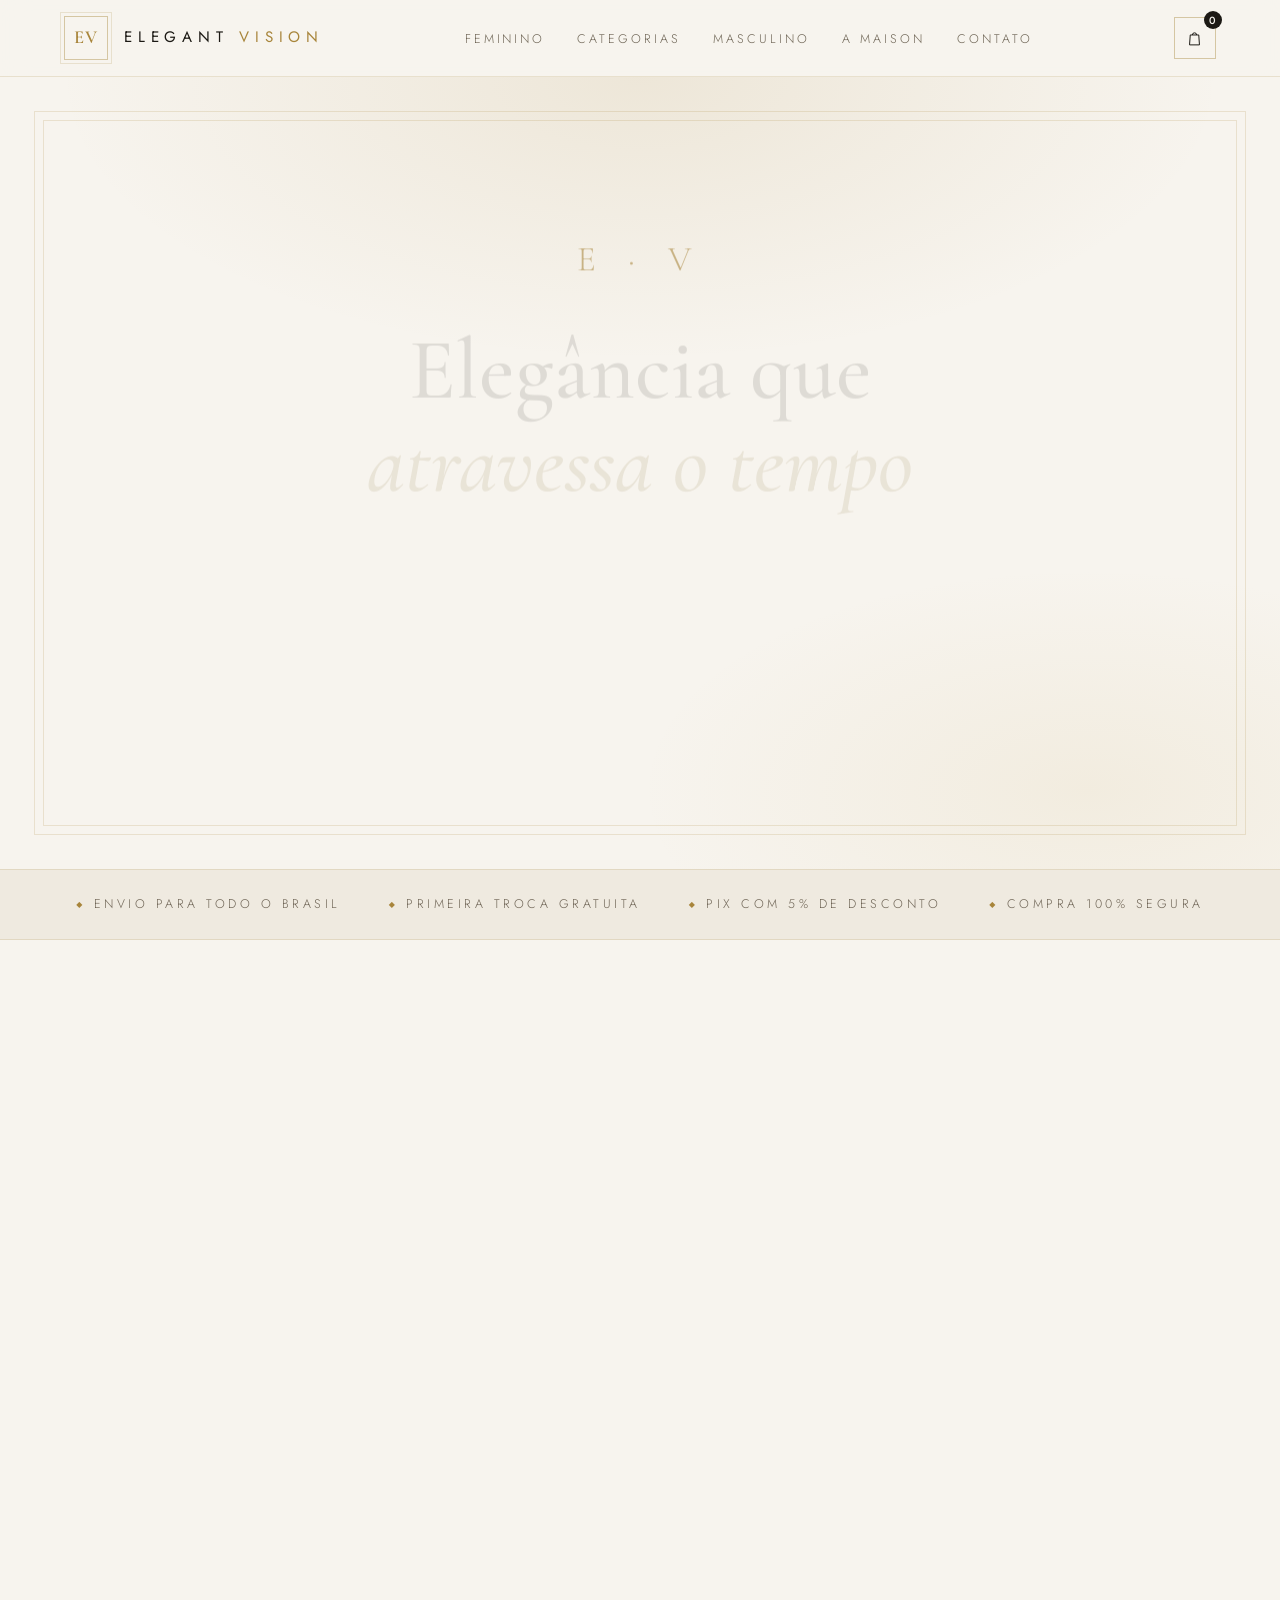
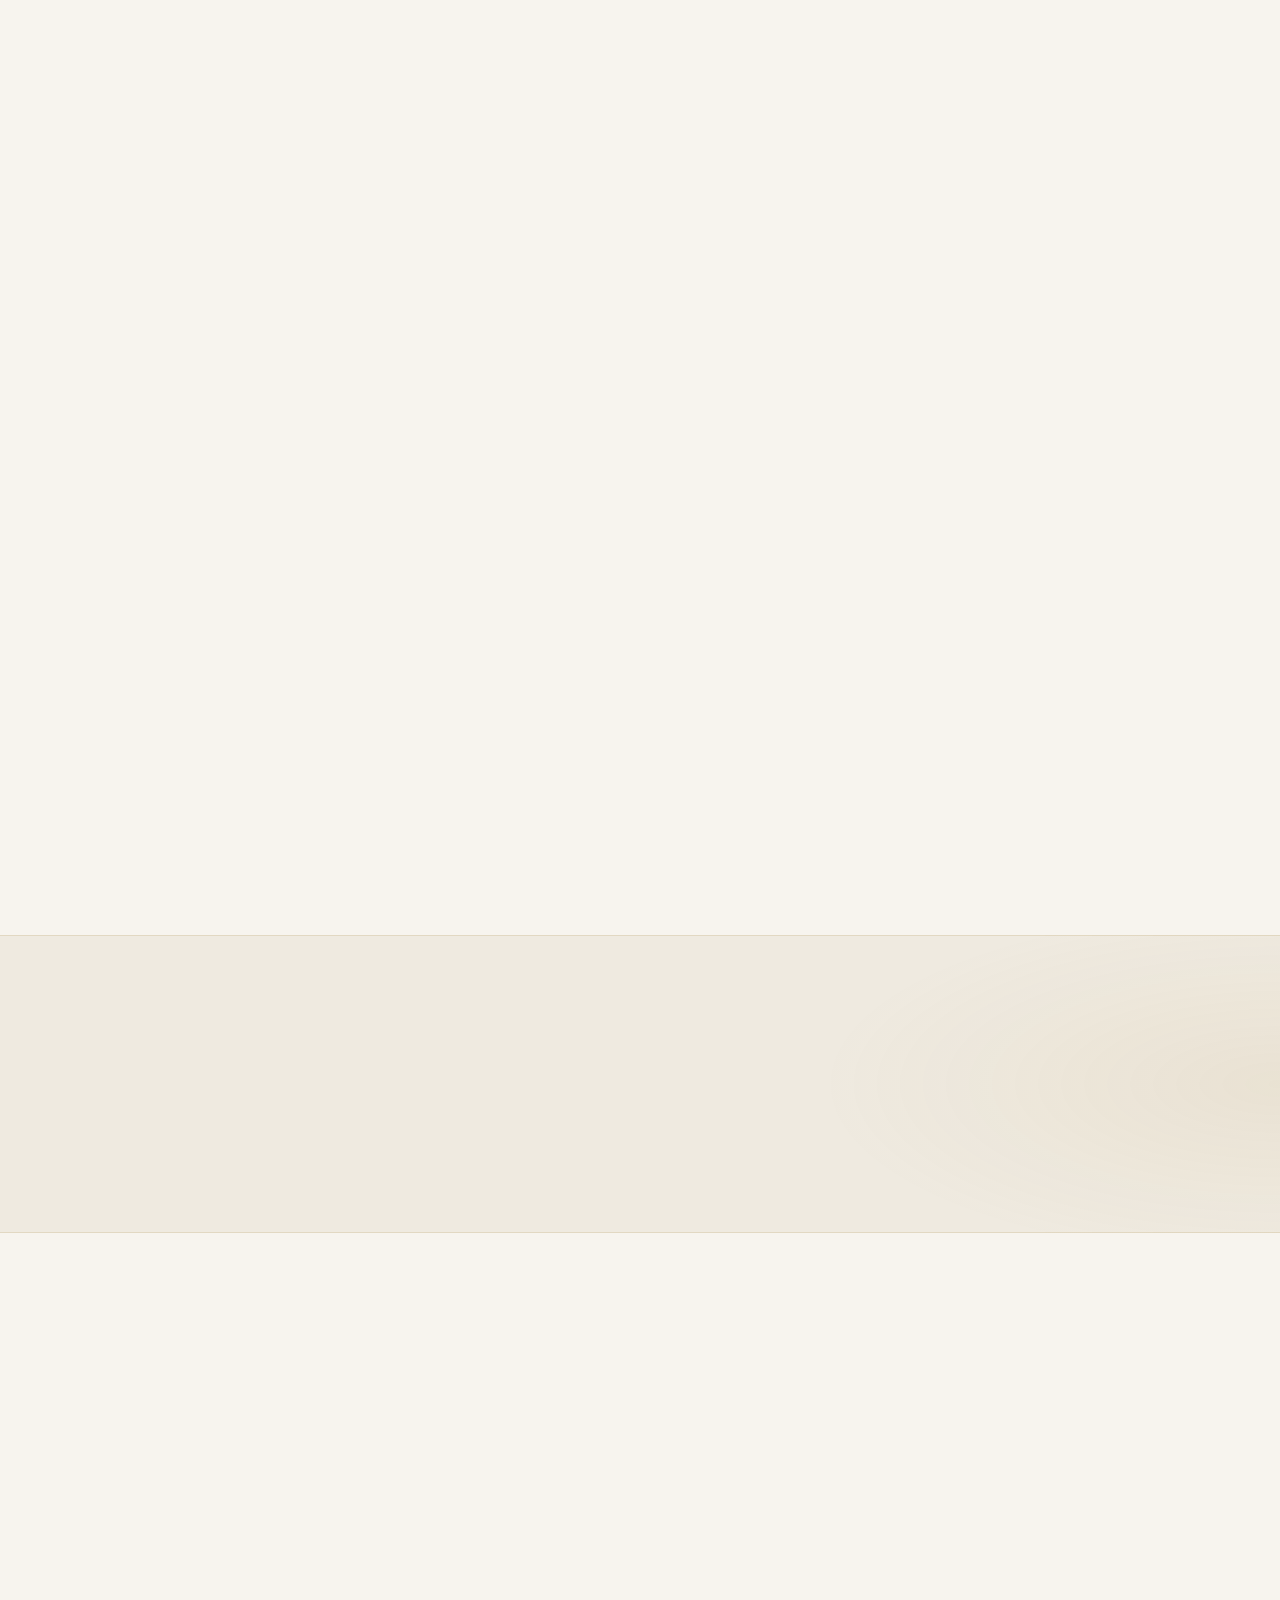
<file: index.html>
<!DOCTYPE html>
<html lang="pt-BR">
<head>
<meta charset="UTF-8">
<meta http-equiv="refresh" content="0; url=elegant-vision-home.html">
<link rel="canonical" href="elegant-vision-home.html">
<title>ELEGANT VISION</title>
</head>
<body>
<p>Redirecionando para <a href="elegant-vision-home.html">ELEGANT VISION</a>…</p>
</body>
</html>
</file>
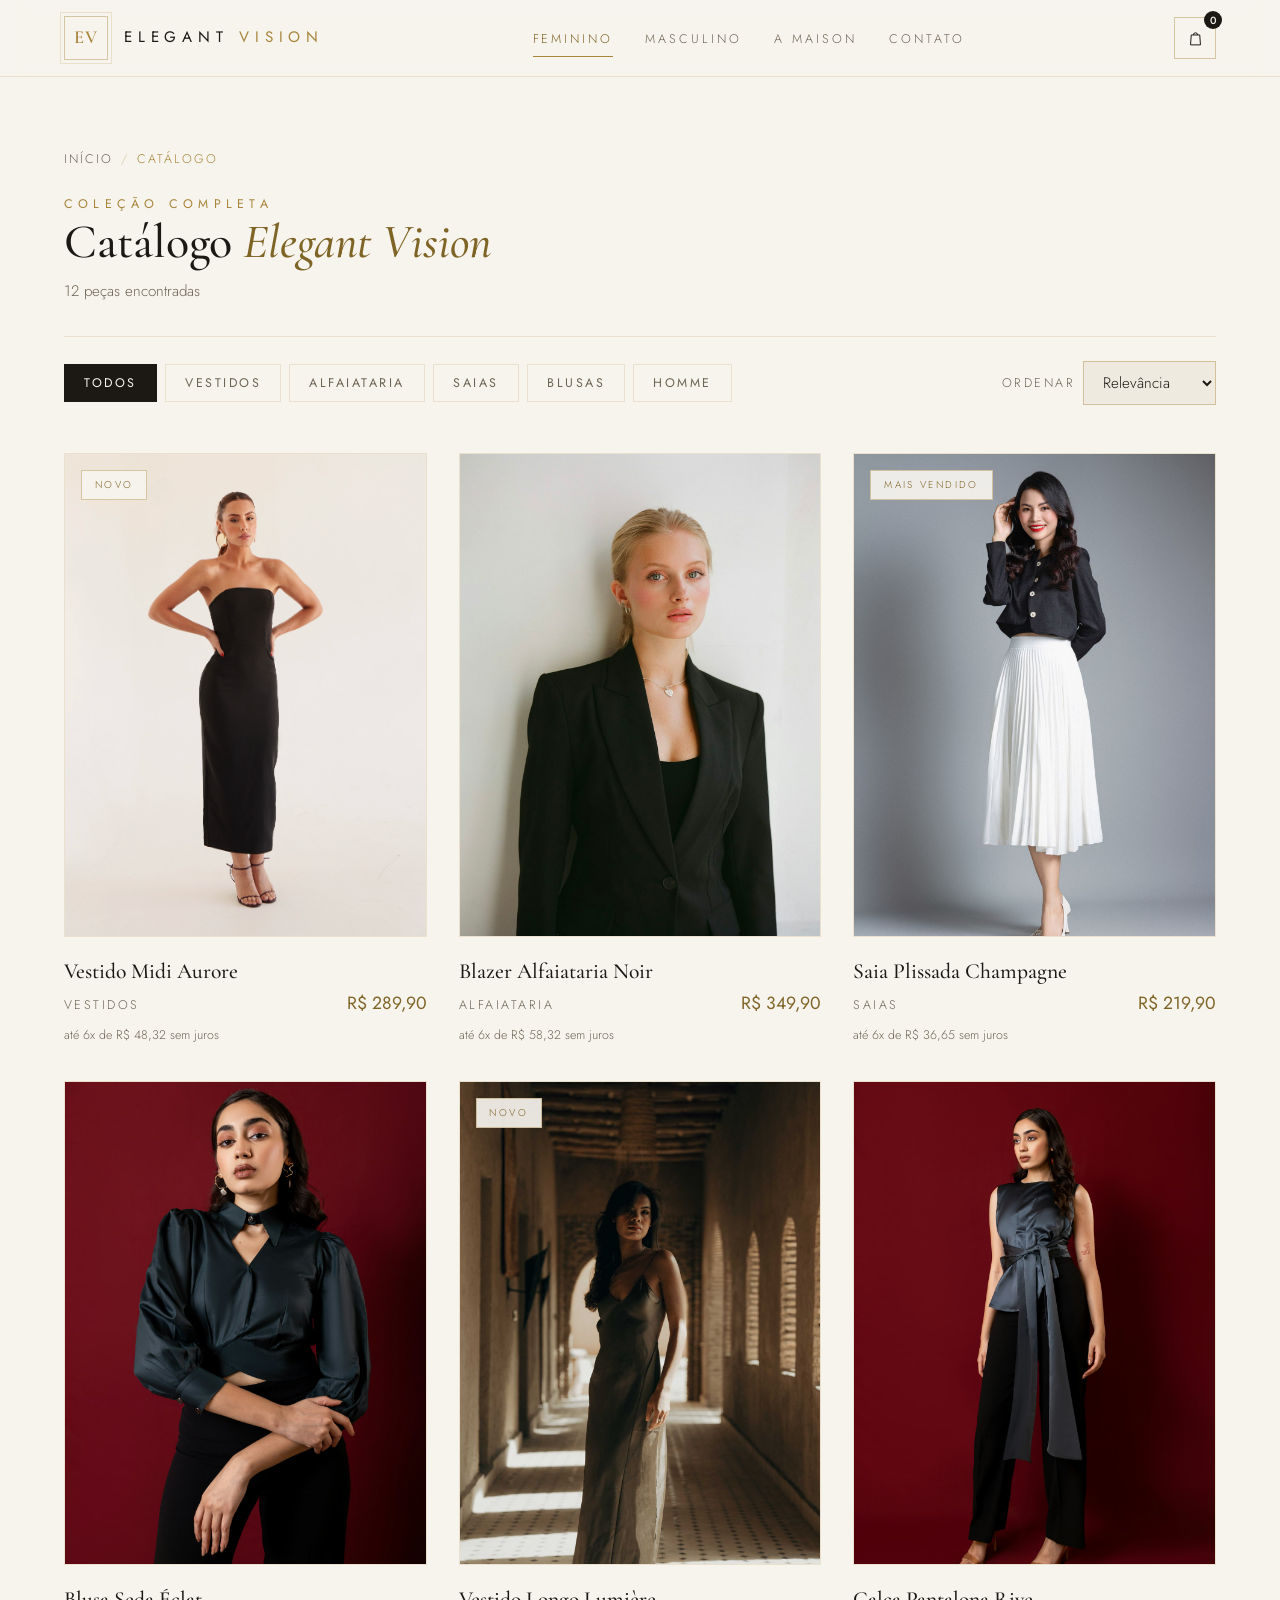
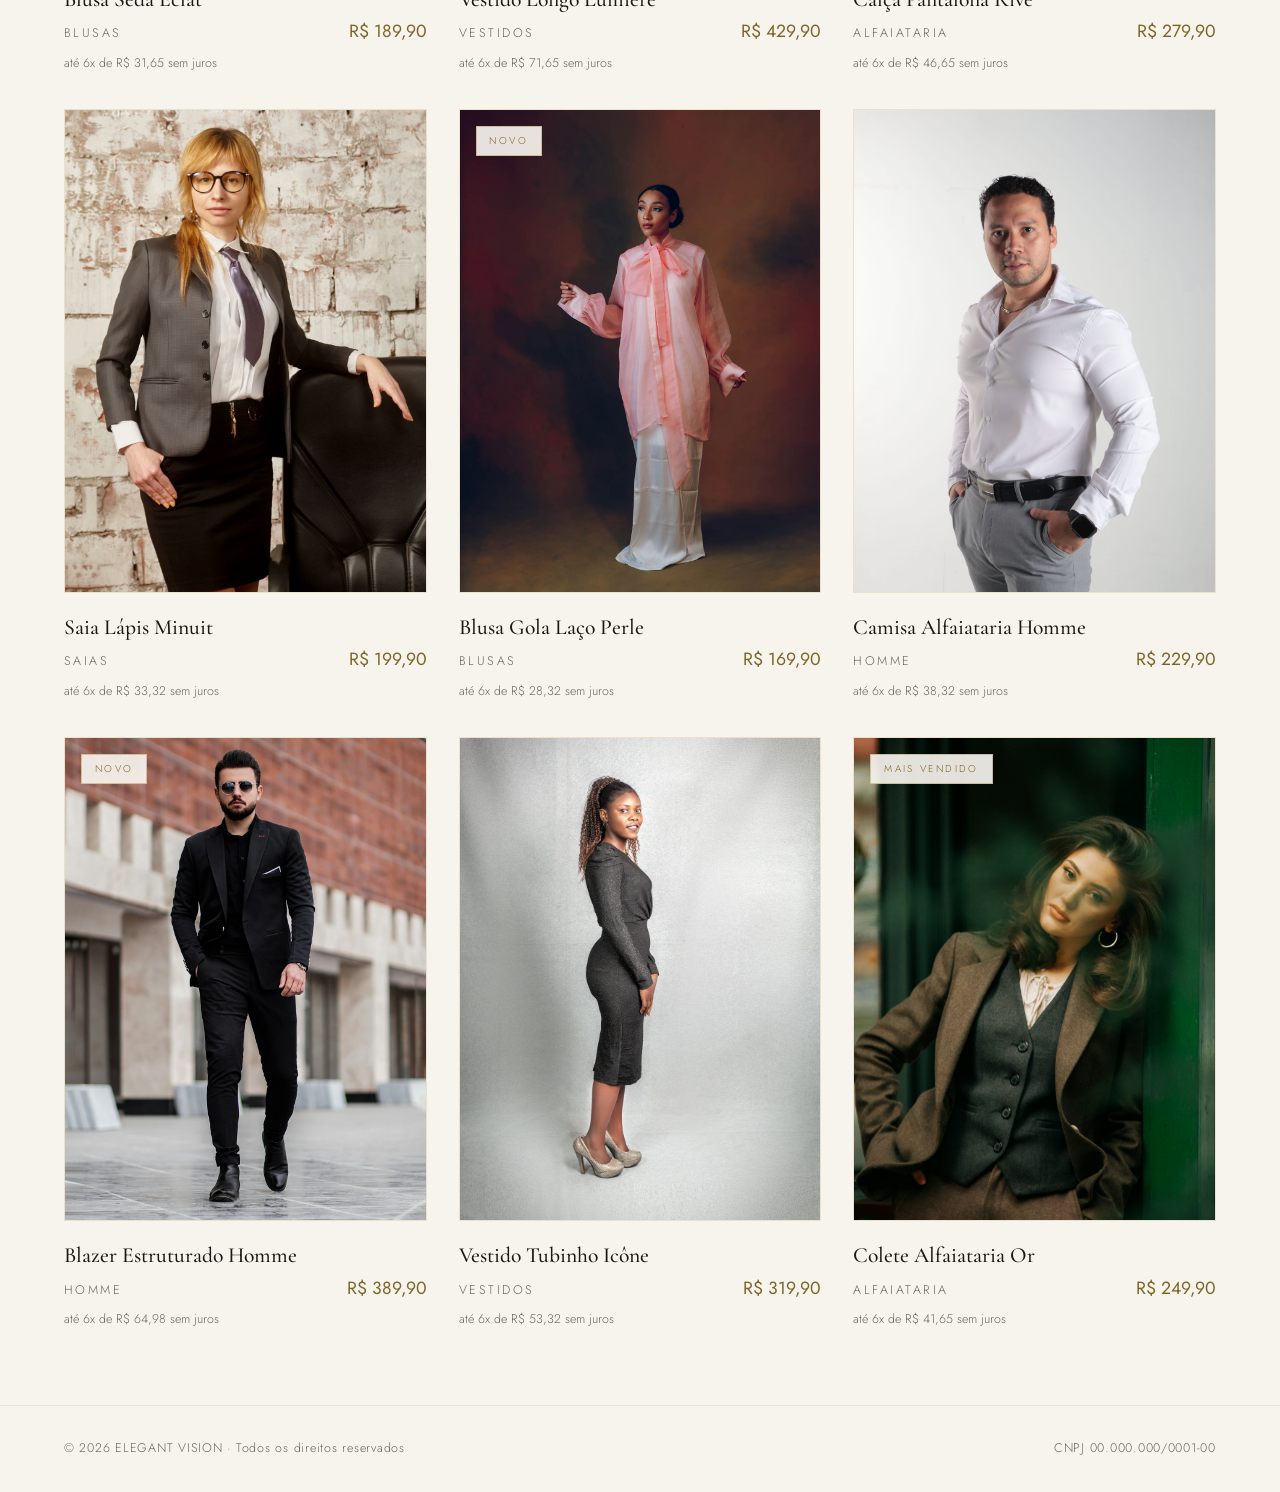
<file: elegant-vision-catalogo.html>
<!DOCTYPE html>
<html lang="pt-BR">
<head>
<meta charset="UTF-8">
<meta name="viewport" content="width=device-width, initial-scale=1.0">
<meta name="description" content="Catálogo ELEGANT VISION — vestidos, alfaiataria, saias e blusas com elegância atemporal.">
<title>Catálogo · ELEGANT VISION</title>
<link rel="icon" type="image/svg+xml" href="data:image/svg+xml,%3Csvg%20xmlns='http://www.w3.org/2000/svg'%20viewBox='0%200%2064%2064'%3E%3Crect%20width='64'%20height='64'%20fill='%23F7F4EE'/%3E%3Crect%20x='4'%20y='4'%20width='56'%20height='56'%20fill='none'%20stroke='%23A8853B'%20stroke-width='2'/%3E%3Ctext%20x='32'%20y='44'%20font-family='Georgia,serif'%20font-size='28'%20font-weight='600'%20fill='%23A8853B'%20text-anchor='middle'%3EEV%3C/text%3E%3C/svg%3E">
<meta property="og:type" content="website">
<meta property="og:site_name" content="ELEGANT VISION">
<meta property="og:title" content="Catálogo · ELEGANT VISION">
<meta property="og:description" content="Catálogo ELEGANT VISION — vestidos, alfaiataria, saias e blusas com elegância atemporal.">
<link rel="preconnect" href="https://fonts.googleapis.com">
<link rel="preconnect" href="https://fonts.gstatic.com" crossorigin>
<link href="https://fonts.googleapis.com/css2?family=Cormorant+Garamond:ital,wght@0,400;0,500;0,600;1,400;1,500&family=Jost:wght@300;400;500&display=swap" rel="stylesheet">
<link rel="stylesheet" href="elegant-vision.css">
<style>
:root{--text-2xl:clamp(2rem,1.6rem + 2vw,3rem)}

.page-head{padding-block:var(--space-3xl) var(--space-xl);border-bottom:1px solid var(--color-line-soft)}
.breadcrumb{list-style:none;display:flex;gap:var(--space-sm);font-size:var(--text-xs);letter-spacing:.16em;text-transform:uppercase;color:var(--color-text-muted);margin-bottom:var(--space-lg)}
.breadcrumb li:not(:last-child)::after{content:"/";margin-left:var(--space-sm);color:var(--color-line)}
.breadcrumb a:hover{color:var(--color-champagne-light)}
.breadcrumb [aria-current]{color:var(--color-champagne)}
.page-title{font-family:var(--font-display);font-size:var(--text-2xl);font-weight:500;line-height:1.15}
.page-title em{font-style:italic;color:var(--color-champagne-light)}
.page-count{color:var(--color-text-muted);font-size:var(--text-sm);margin-top:var(--space-sm)}

.toolbar{display:flex;flex-wrap:wrap;align-items:center;justify-content:space-between;gap:var(--space-lg);padding-block:var(--space-lg)}
.filter-chips{display:flex;flex-wrap:wrap;gap:var(--space-sm)}
.chip{background:transparent;border:1px solid var(--color-line-soft);color:var(--color-text-muted);font-family:var(--font-body);font-size:var(--text-xs);letter-spacing:.2em;text-transform:uppercase;padding:.55rem 1.2rem;cursor:pointer;transition:all var(--transition-fast)}
.chip:hover{border-color:var(--color-line);color:var(--color-text)}
.chip[aria-pressed="true"]{background:var(--color-text);border-color:var(--color-text);color:var(--color-bg)}
.sort-field{display:flex;align-items:center;gap:var(--space-sm)}
.sort-field label{font-size:var(--text-xs);letter-spacing:.2em;text-transform:uppercase;color:var(--color-text-muted)}
.sort-field select{background:var(--color-bg-alt);border:1px solid var(--color-line);color:var(--color-text);font-family:var(--font-body);font-size:var(--text-sm);font-weight:300;padding:.55rem .9rem;cursor:pointer}
.sort-field select:focus{border-color:var(--color-champagne);outline:none}

.product-grid{display:grid;gap:var(--space-xl);grid-template-columns:1fr;padding-block:var(--space-lg) var(--space-3xl)}
.product-card{display:flex;flex-direction:column;gap:var(--space-md)}
.product-card__media{position:relative;aspect-ratio:3/4;overflow:hidden;border:1px solid var(--color-line-soft);display:block}
.product-card__photo{position:absolute;inset:0;display:grid;place-items:center;font-family:var(--font-display);font-style:italic;color:rgba(28,25,20,.35);font-size:var(--text-sm);transition:transform var(--transition-slow)}
.product-card__media:hover .product-card__photo{transform:scale(1.04)}
.product-card__tag{position:absolute;top:var(--space-md);left:var(--space-md);background:rgba(247,244,238,.92);border:1px solid var(--color-line);color:var(--color-champagne-light);font-size:.62rem;letter-spacing:.24em;text-transform:uppercase;padding:.35rem .8rem}
.product-card__name{font-family:var(--font-display);font-size:var(--text-lg);font-weight:500}
.product-card__name a:hover{color:var(--color-champagne-light)}
.product-card__meta{display:flex;align-items:baseline;justify-content:space-between;gap:var(--space-md)}
.product-card__category{font-size:var(--text-xs);letter-spacing:.2em;text-transform:uppercase;color:var(--color-text-muted)}
.product-card__price{font-size:var(--text-base);color:var(--color-champagne-light);font-weight:400}
.product-card__installments{font-size:var(--text-xs);color:var(--color-text-muted)}
.empty-state{grid-column:1/-1;text-align:center;padding-block:var(--space-3xl);color:var(--color-text-muted);font-family:var(--font-display);font-style:italic;font-size:var(--text-lg)}

@media (min-width:640px){.product-grid{grid-template-columns:repeat(2,1fr)}}
@media (min-width:1024px){.nav-links{display:flex}.product-grid{grid-template-columns:repeat(3,1fr)}}
</style>
</head>
<body>

<header class="site-header">
  <nav class="nav-container" aria-label="Navegação principal">
    <a href="elegant-vision-home.html" class="brand" aria-label="ELEGANT VISION — início">
      <span class="brand__monogram" aria-hidden="true">EV</span>
      <span class="brand__name">Elegant <span>Vision</span></span>
    </a>
    <ul class="nav-links">
      <li><a href="elegant-vision-catalogo.html" aria-current="page">Feminino</a></li>
      <li><a href="elegant-vision-catalogo.html?cat=Homme">Masculino</a></li>
      <li><a href="elegant-vision-home.html#manifesto">A Maison</a></li>
      <li><a href="elegant-vision-home.html#newsletter">Contato</a></li>
    </ul>
    <button class="cart-button" type="button" aria-label="Sacola de compras, 0 itens">
      <svg width="17" height="17" viewBox="0 0 24 24" fill="none" stroke="currentColor" stroke-width="1.4" aria-hidden="true"><path d="M6 7h12l1 14H5L6 7z"/><path d="M9 7a3 3 0 0 1 6 0"/></svg>
      <span class="cart-button__count" id="cartCount">0</span>
    </button>
  </nav>
</header>

<main class="container">
  <div class="page-head">
    <nav aria-label="Trilha de navegação">
      <ol class="breadcrumb">
        <li><a href="elegant-vision-home.html">Início</a></li>
        <li aria-current="page">Catálogo</li>
      </ol>
    </nav>
    <p class="eyebrow">Coleção completa</p>
    <h1 class="page-title">Catálogo <em>Elegant Vision</em></h1>
    <p class="page-count" id="productCount"></p>
  </div>

  <div class="toolbar">
    <div class="filter-chips" role="group" aria-label="Filtrar por categoria" id="filterChips">
      <button class="chip" type="button" data-filter="todos" aria-pressed="true">Todos</button>
      <button class="chip" type="button" data-filter="Vestidos" aria-pressed="false">Vestidos</button>
      <button class="chip" type="button" data-filter="Alfaiataria" aria-pressed="false">Alfaiataria</button>
      <button class="chip" type="button" data-filter="Saias" aria-pressed="false">Saias</button>
      <button class="chip" type="button" data-filter="Blusas" aria-pressed="false">Blusas</button>
      <button class="chip" type="button" data-filter="Homme" aria-pressed="false">Homme</button>
    </div>
    <div class="sort-field">
      <label for="sortSelect">Ordenar</label>
      <select id="sortSelect">
        <option value="relevance">Relevância</option>
        <option value="newest">Lançamentos</option>
        <option value="priceAsc">Menor preço</option>
        <option value="priceDesc">Maior preço</option>
      </select>
    </div>
  </div>

  <section class="product-grid" id="productGrid" aria-label="Lista de produtos" aria-live="polite"></section>
</main>

<footer class="site-footer">
  <div class="container footer-legal">
    <span>© 2026 ELEGANT VISION · Todos os direitos reservados</span>
    <span>CNPJ 00.000.000/0001-00</span>
  </div>
</footer>

<script src="elegant-vision-products.js"></script>
<script>
const {PRODUCTS,BRL}=window.EV;
EV.initHeaderCart();
const grid=document.getElementById('productGrid');
const countEl=document.getElementById('productCount');
const chips=document.getElementById('filterChips');
const sortSelect=document.getElementById('sortSelect');
let activeFilter='todos';

function render(){
  let list=activeFilter==='todos'?[...PRODUCTS]:PRODUCTS.filter(p=>p.category===activeFilter);
  const sort=sortSelect.value;
  if(sort==='priceAsc')list.sort((a,b)=>a.price-b.price);
  if(sort==='priceDesc')list.sort((a,b)=>b.price-a.price);
  if(sort==='newest')list.sort((a,b)=>Number(b.isNew)-Number(a.isNew));
  countEl.textContent=`${list.length} ${list.length===1?'peça encontrada':'peças encontradas'}`;
  if(!list.length){
    grid.innerHTML='<p class="empty-state">Nenhuma peça encontrada nesta categoria.</p>';
    return;
  }
  grid.innerHTML=list.map(p=>{
    const totalStock=Object.values(p.stock||{}).reduce((s,q)=>s+q,0);
    const tag=totalStock===0?'Esgotado':p.tag;
    return `
    <article class="product-card">
      <a class="product-card__media" href="elegant-vision-produto.html?id=${p.id}" aria-label="Ver detalhes de ${p.name}">
        ${EV.photoHtml(p,'product-card__photo')}
        ${tag?`<span class="product-card__tag">${tag}</span>`:''}
      </a>
      <div class="product-card__info">
        <h2 class="product-card__name"><a href="elegant-vision-produto.html?id=${p.id}">${p.name}</a></h2>
        <div class="product-card__meta">
          <span class="product-card__category">${p.category}</span>
          <span class="product-card__price">${BRL(p.price)}</span>
        </div>
        <span class="product-card__installments">até 6x de ${BRL(p.price/6)} sem juros</span>
      </div>
    </article>`}).join('');
}

chips.addEventListener('click',e=>{
  const chip=e.target.closest('.chip');
  if(!chip)return;
  chips.querySelectorAll('.chip').forEach(c=>c.setAttribute('aria-pressed','false'));
  chip.setAttribute('aria-pressed','true');
  activeFilter=chip.dataset.filter;
  render();
});
sortSelect.addEventListener('change',render);
render();
const catParam=new URLSearchParams(location.search).get('cat');
if(catParam){
  const chip=chips.querySelector(`[data-filter="${CSS.escape(catParam)}"]`);
  if(chip)chip.click();
}
</script>
</body>
</html>
</file>
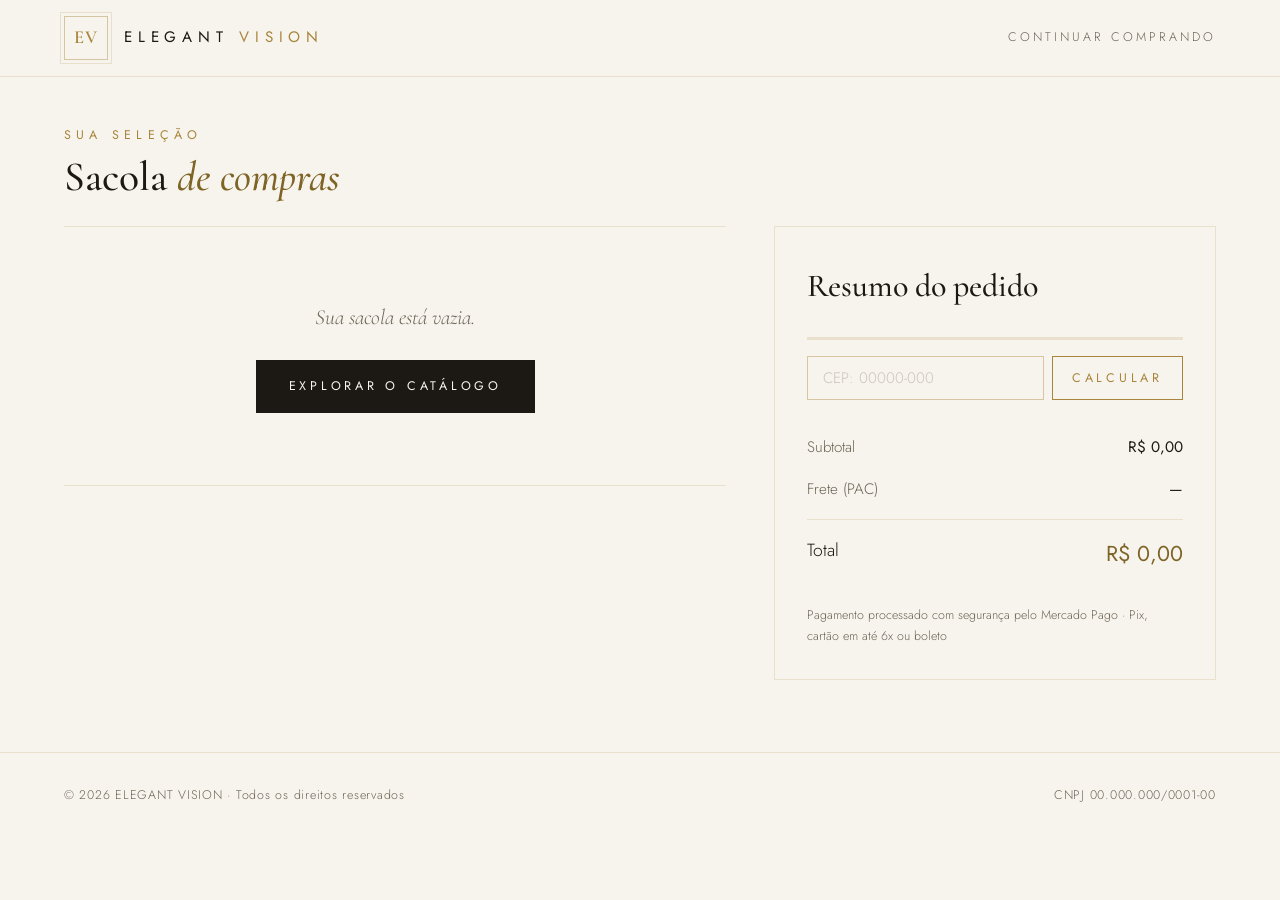
<file: elegant-vision-checkout.html>
<!DOCTYPE html>
<html lang="pt-BR">
<head>
<meta charset="UTF-8">
<meta name="viewport" content="width=device-width, initial-scale=1.0">
<meta name="description" content="Finalize sua compra com segurança — ELEGANT VISION. Pagamento via Pix, cartão em até 6x ou boleto, processado pelo Mercado Pago.">
<title>Checkout · ELEGANT VISION</title>
<link rel="icon" type="image/svg+xml" href="data:image/svg+xml,%3Csvg%20xmlns='http://www.w3.org/2000/svg'%20viewBox='0%200%2064%2064'%3E%3Crect%20width='64'%20height='64'%20fill='%23F7F4EE'/%3E%3Crect%20x='4'%20y='4'%20width='56'%20height='56'%20fill='none'%20stroke='%23A8853B'%20stroke-width='2'/%3E%3Ctext%20x='32'%20y='44'%20font-family='Georgia,serif'%20font-size='28'%20font-weight='600'%20fill='%23A8853B'%20text-anchor='middle'%3EEV%3C/text%3E%3C/svg%3E">
<meta property="og:type" content="website">
<meta property="og:site_name" content="ELEGANT VISION">
<meta property="og:title" content="Checkout · ELEGANT VISION">
<meta property="og:description" content="Finalize sua compra com segurança — ELEGANT VISION. Pagamento via Pix, cartão em até 6x ou boleto, processado pelo Mercado Pago.">
<link rel="preconnect" href="https://fonts.googleapis.com">
<link rel="preconnect" href="https://fonts.gstatic.com" crossorigin>
<link href="https://fonts.googleapis.com/css2?family=Cormorant+Garamond:ital,wght@0,400;0,500;0,600;1,400;1,500&family=Jost:wght@300;400;500&display=swap" rel="stylesheet">
<link rel="stylesheet" href="elegant-vision.css">
<style>
:root{--container:1100px}
.site-header{position:static;backdrop-filter:none;-webkit-backdrop-filter:none}
.secure-badge{display:flex;align-items:center;gap:var(--space-sm);font-size:var(--text-xs);letter-spacing:.18em;text-transform:uppercase;color:var(--color-text-muted)}
.secure-badge svg{color:var(--color-champagne)}

.steps-bar{display:flex;justify-content:center;gap:var(--space-xl);padding-block:var(--space-lg);border-bottom:1px solid var(--color-line-soft);font-size:var(--text-xs);letter-spacing:.2em;text-transform:uppercase}
.steps-bar span{color:var(--color-text-muted);display:flex;align-items:center;gap:var(--space-sm)}
.steps-bar span::before{content:attr(data-step);display:grid;place-items:center;width:22px;height:22px;border:1px solid var(--color-line-soft);border-radius:999px;font-size:.65rem}
.steps-bar span.is-active{color:var(--color-champagne)}
.steps-bar span.is-active::before{border-color:var(--color-champagne)}
.steps-bar span.is-done{color:var(--color-success)}
.steps-bar span.is-done::before{content:"✓";border-color:var(--color-success)}

.checkout-layout{display:grid;gap:var(--space-2xl);grid-template-columns:1fr;padding-block:var(--space-2xl) var(--space-3xl)}
.checkout-steps{display:flex;flex-direction:column;gap:var(--space-lg)}
.step{border:1px solid var(--color-line-soft)}
.step__head{width:100%;display:flex;justify-content:space-between;align-items:center;background:none;border:none;color:var(--color-text);padding:var(--space-lg);cursor:pointer;text-align:left}
.step__title{font-family:var(--font-display);font-size:var(--text-lg);font-weight:500;display:flex;align-items:center;gap:var(--space-md)}
.step__number{font-family:var(--font-body);font-size:var(--text-xs);color:var(--color-champagne);letter-spacing:.2em}
.step__status{font-size:var(--text-xs);letter-spacing:.16em;text-transform:uppercase;color:var(--color-text-muted)}
.step__status.is-done{color:var(--color-success)}
.step__body{padding:0 var(--space-lg) var(--space-lg);display:none;flex-direction:column;gap:var(--space-md)}
.step.is-open .step__body{display:flex}
.field-row{display:grid;gap:var(--space-md);grid-template-columns:1fr}
.form-field label{display:block;font-size:var(--text-xs);letter-spacing:.2em;text-transform:uppercase;color:var(--color-text-muted);margin-bottom:var(--space-xs)}
.form-field input,.form-field select{width:100%;background:transparent;border:1px solid var(--color-line);color:var(--color-text);font-size:var(--text-base);font-weight:300;padding:.75rem 1rem;transition:border-color var(--transition-fast)}
.form-field input:focus,.form-field select:focus{border-color:var(--color-champagne);outline:none}
.form-field input::placeholder{color:rgba(163,154,136,.5)}
.form-field input[aria-invalid="true"]{border-color:var(--color-error)}
.form-field select option{background:var(--color-bg-alt)}
.field-error{color:var(--color-error);font-size:var(--text-xs);min-height:1.2em;display:block;margin-top:2px}
.btn{padding:.9rem 2rem;letter-spacing:.28em}

.pay-options{display:flex;flex-direction:column;gap:var(--space-sm)}
.pay-option{border:1px solid var(--color-line-soft);padding:var(--space-md) var(--space-lg);display:flex;gap:var(--space-md);align-items:flex-start;cursor:pointer;transition:border-color var(--transition-fast)}
.pay-option:hover{border-color:var(--color-line)}
.pay-option:has(input:checked){border-color:var(--color-champagne)}
.pay-option input{margin-top:6px;accent-color:var(--color-champagne)}
.pay-option__body{flex:1}
.pay-option__title{display:flex;justify-content:space-between;gap:var(--space-md);font-size:var(--text-base)}
.pay-option__badge{font-size:var(--text-xs);color:var(--color-success);letter-spacing:.1em}
.pay-option__desc{font-size:var(--text-sm);color:var(--color-text-muted)}
.installments-field{margin-top:var(--space-sm);display:none}
.pay-option:has(input:checked) .installments-field.is-available{display:block}

.summary-items{display:flex;flex-direction:column;gap:var(--space-sm);max-height:260px;overflow:auto;padding-right:var(--space-xs)}
.summary-item{display:flex;justify-content:space-between;gap:var(--space-md);font-size:var(--text-sm)}
.summary-item span:first-child{color:var(--color-text-muted)}
.summary-discount{color:var(--color-success)}
.mp-badge{display:flex;align-items:center;gap:var(--space-sm);font-size:var(--text-xs);color:var(--color-text-muted);border-top:1px solid var(--color-line-soft);padding-top:var(--space-md)}

.confirmation{display:none;text-align:center;padding-block:var(--space-3xl);border:1px solid var(--color-line);margin-block:var(--space-2xl)}
.confirmation.is-visible{display:block}
.confirmation__monogram{font-family:var(--font-display);font-size:2rem;color:var(--color-champagne);letter-spacing:.3em;margin-bottom:var(--space-md)}
.confirmation h2{font-family:var(--font-display);font-size:var(--text-2xl);font-weight:500}
.confirmation p{color:var(--color-text-muted);max-width:52ch;margin:var(--space-md) auto 0;padding-inline:var(--space-lg)}
.confirmation strong{color:var(--color-champagne-light);font-weight:400}

@media (min-width:640px){
  .field-row--2{grid-template-columns:1fr 1fr}
  .field-row--3{grid-template-columns:2fr 1fr 1fr}
}
@media (min-width:900px){
  .checkout-layout{grid-template-columns:1.6fr 1fr;align-items:start}
  .summary{position:sticky;top:var(--space-lg)}
}
</style>
</head>
<body>

<header class="site-header">
  <nav class="nav-container" aria-label="Navegação do checkout">
    <a href="elegant-vision-home.html" class="brand" aria-label="ELEGANT VISION — início">
      <span class="brand__monogram" aria-hidden="true">EV</span>
      <span class="brand__name">Elegant <span>Vision</span></span>
    </a>
    <span class="secure-badge">
      <svg width="14" height="14" viewBox="0 0 24 24" fill="none" stroke="currentColor" stroke-width="1.6" aria-hidden="true"><rect x="4" y="10" width="16" height="11"/><path d="M8 10V7a4 4 0 0 1 8 0v3"/></svg>
      Compra segura
    </span>
  </nav>
  <div class="steps-bar" aria-label="Etapas do checkout">
    <span data-step="1" id="stepBar1" class="is-active">Identificação</span>
    <span data-step="2" id="stepBar2">Entrega</span>
    <span data-step="3" id="stepBar3">Pagamento</span>
  </div>
</header>

<main class="container">
  <div class="checkout-layout" id="checkoutLayout">
    <div class="checkout-steps">

      <section class="step is-open" id="step1">
        <button class="step__head" type="button" data-step="1">
          <span class="step__title"><span class="step__number">01</span> Identificação</span>
          <span class="step__status" id="status1"></span>
        </button>
        <div class="step__body">
          <div class="form-field">
            <label for="fullName">Nome completo</label>
            <input type="text" id="fullName" autocomplete="name" required>
            <span class="field-error" id="err-fullName"></span>
          </div>
          <div class="field-row field-row--2">
            <div class="form-field">
              <label for="email">E-mail</label>
              <input type="email" id="email" autocomplete="email" required>
              <span class="field-error" id="err-email"></span>
            </div>
            <div class="form-field">
              <label for="phone">Celular / WhatsApp</label>
              <input type="tel" id="phone" inputmode="numeric" placeholder="(61) 90000-0000" autocomplete="tel" required>
              <span class="field-error" id="err-phone"></span>
            </div>
          </div>
          <div class="form-field">
            <label for="cpf">CPF</label>
            <input type="text" id="cpf" inputmode="numeric" placeholder="000.000.000-00" maxlength="14" required>
            <span class="field-error" id="err-cpf"></span>
          </div>
          <button class="btn btn--primary" type="button" id="toStep2">Continuar para entrega</button>
        </div>
      </section>

      <section class="step" id="step2">
        <button class="step__head" type="button" data-step="2">
          <span class="step__title"><span class="step__number">02</span> Entrega</span>
          <span class="step__status" id="status2"></span>
        </button>
        <div class="step__body">
          <div class="field-row field-row--2">
            <div class="form-field">
              <label for="cep">CEP</label>
              <input type="text" id="cep" inputmode="numeric" placeholder="00000-000" maxlength="9" autocomplete="postal-code" required>
              <span class="field-error" id="err-cep"></span>
            </div>
            <div class="form-field">
              <label for="city">Cidade / UF</label>
              <input type="text" id="city" autocomplete="address-level2" required>
              <span class="field-error" id="err-city"></span>
            </div>
          </div>
          <div class="field-row field-row--3">
            <div class="form-field">
              <label for="street">Endereço</label>
              <input type="text" id="street" autocomplete="address-line1" required>
              <span class="field-error" id="err-street"></span>
            </div>
            <div class="form-field">
              <label for="number">Número</label>
              <input type="text" id="number" required>
              <span class="field-error" id="err-number"></span>
            </div>
            <div class="form-field">
              <label for="complement">Complemento</label>
              <input type="text" id="complement" placeholder="Opcional">
              <span class="field-error"></span>
            </div>
          </div>
          <div class="form-field">
            <label for="district">Bairro</label>
            <input type="text" id="district" autocomplete="address-level3" required>
            <span class="field-error" id="err-district"></span>
          </div>
          <button class="btn btn--primary" type="button" id="toStep3">Continuar para pagamento</button>
        </div>
      </section>

      <section class="step" id="step3">
        <button class="step__head" type="button" data-step="3">
          <span class="step__title"><span class="step__number">03</span> Pagamento</span>
          <span class="step__status" id="status3"></span>
        </button>
        <div class="step__body">
          <div class="pay-options" role="radiogroup" aria-label="Forma de pagamento">
            <label class="pay-option">
              <input type="radio" name="payment" value="pix" checked>
              <span class="pay-option__body">
                <span class="pay-option__title">Pix <span class="pay-option__badge">5% de desconto</span></span>
                <span class="pay-option__desc">Aprovação em segundos. Código válido por 30 minutos.</span>
              </span>
            </label>
            <label class="pay-option">
              <input type="radio" name="payment" value="card">
              <span class="pay-option__body">
                <span class="pay-option__title">Cartão de crédito</span>
                <span class="pay-option__desc">Em até 6x sem juros. Dados processados pelo Mercado Pago.</span>
                <span class="installments-field is-available form-field">
                  <label for="installments">Parcelas</label>
                  <select id="installments"></select>
                </span>
              </span>
            </label>
            <label class="pay-option">
              <input type="radio" name="payment" value="boleto">
              <span class="pay-option__body">
                <span class="pay-option__title">Boleto bancário</span>
                <span class="pay-option__desc">Compensação em até 2 dias úteis. Pedido reservado por 3 dias.</span>
              </span>
            </label>
          </div>
          <button class="btn btn--primary" type="button" id="finishBtn">Finalizar pedido</button>
        </div>
      </section>
    </div>

    <aside class="summary" aria-labelledby="summaryTitle">
      <h2 id="summaryTitle">Seu pedido</h2>
      <div class="summary-items" id="summaryItems"></div>
      <div class="summary-row"><span>Subtotal</span><strong id="subtotalValue"></strong></div>
      <div class="summary-row"><span>Frete</span><strong id="freteValue"></strong></div>
      <div class="summary-row summary-discount" id="discountRow" hidden><span>Desconto Pix (5%)</span><strong id="discountValue"></strong></div>
      <div class="summary-row summary-row--total"><span>Total</span><strong id="totalValue"></strong></div>
      <div class="mp-badge">
        <svg width="15" height="15" viewBox="0 0 24 24" fill="none" stroke="currentColor" stroke-width="1.6" aria-hidden="true"><rect x="4" y="10" width="16" height="11"/><path d="M8 10V7a4 4 0 0 1 8 0v3"/></svg>
        Pagamento processado pelo Mercado Pago
      </div>
    </aside>
  </div>

  <section class="confirmation" id="confirmation" aria-live="polite">
    <p class="confirmation__monogram">E · V</p>
    <h2>Pedido recebido</h2>
    <p id="confirmationText"></p>
    <p style="margin-top:1rem;font-size:.85rem">Neste protótipo o redirecionamento ao Mercado Pago é simulado — na produção, este botão chama seu backend, que cria a preferência de pagamento e devolve o link seguro do checkout.</p>
  </section>
</main>

<footer class="site-footer">
  <div class="container footer-legal">
    <span>© 2026 ELEGANT VISION · Todos os direitos reservados</span>
    <span>CNPJ 00.000.000/0001-00</span>
  </div>
</footer>

<script>
const BRL=v=>v.toLocaleString('pt-BR',{style:'currency',currency:'BRL'});
const PIX_DISCOUNT=.05;

let checkoutData={cart:[],frete:null,subtotal:0};
try{
  const saved=sessionStorage.getItem('ev_checkout');
  if(saved)checkoutData=JSON.parse(saved);
  if(!checkoutData.cart.length){
    const cart=JSON.parse(localStorage.getItem('ev_cart'))||[];
    checkoutData={cart,frete:null,subtotal:cart.reduce((s,i)=>s+i.price*i.qty,0)};
  }
}catch{}

if(!checkoutData.cart.length){
  location.replace('elegant-vision-sacola.html');
}

const summaryItems=document.getElementById('summaryItems');
summaryItems.innerHTML=checkoutData.cart.map(i=>`
  <div class="summary-item">
    <span>${i.name}${i.color?` · ${i.color}`:''} · ${i.size} × ${i.qty}</span>
    <span>${BRL(i.price*i.qty)}</span>
  </div>`).join('');

const FREE_SHIPPING_MIN=399;
function calcFrete(digits){
  if(checkoutData.subtotal>=FREE_SHIPPING_MIN)return 0;
  return 14.9+Number(digits.slice(0,2))*.35;
}
let freteVal=checkoutData.frete===0?0:(checkoutData.frete||24.9);
function updateTotals(){
  const method=document.querySelector('input[name="payment"]:checked').value;
  const base=checkoutData.subtotal+freteVal;
  const discount=method==='pix'?checkoutData.subtotal*PIX_DISCOUNT:0;
  document.getElementById('subtotalValue').textContent=BRL(checkoutData.subtotal);
  document.getElementById('freteValue').textContent=freteVal===0?'Grátis':BRL(freteVal);
  document.getElementById('discountRow').hidden=discount===0;
  document.getElementById('discountValue').textContent='−'+BRL(discount);
  document.getElementById('totalValue').textContent=BRL(base-discount);
  const sel=document.getElementById('installments');
  sel.innerHTML=Array.from({length:6},(_,n)=>`<option value="${n+1}">${n+1}x de ${BRL(base/(n+1))} sem juros</option>`).join('');
}
document.querySelectorAll('input[name="payment"]').forEach(r=>r.addEventListener('change',updateTotals));
updateTotals();

const masks={
  phone(el){let v=el.value.replace(/\D/g,'').slice(0,11);el.value=v.length>6?`(${v.slice(0,2)}) ${v.slice(2,7)}-${v.slice(7)}`:v.length>2?`(${v.slice(0,2)}) ${v.slice(2)}`:v},
  cpf(el){let v=el.value.replace(/\D/g,'').slice(0,11);el.value=v.replace(/(\d{3})(\d)/,'$1.$2').replace(/(\d{3})(\d)/,'$1.$2').replace(/(\d{3})(\d{1,2})$/,'$1-$2')},
  cep(el){let v=el.value.replace(/\D/g,'').slice(0,8);el.value=v.length>5?`${v.slice(0,5)}-${v.slice(5)}`:v}
};
document.getElementById('phone').addEventListener('input',e=>masks.phone(e.target));
document.getElementById('cpf').addEventListener('input',e=>masks.cpf(e.target));
document.getElementById('cep').addEventListener('input',e=>masks.cep(e.target));

function validateCPF(cpf){
  cpf=cpf.replace(/\D/g,'');
  if(cpf.length!==11||/^(\d)\1{10}$/.test(cpf))return false;
  for(const t of[9,10]){
    let sum=0;
    for(let i=0;i<t;i++)sum+=Number(cpf[i])*(t+1-i);
    const digit=(sum*10)%11%10;
    if(digit!==Number(cpf[t]))return false;
  }
  return true;
}

document.getElementById('cep').addEventListener('blur',async e=>{
  const digits=e.target.value.replace(/\D/g,'');
  if(digits.length!==8)return;
  freteVal=calcFrete(digits);
  updateTotals();
  try{
    const res=await fetch(`https://viacep.com.br/ws/${digits}/json/`);
    const data=await res.json();
    if(!data.erro){
      document.getElementById('street').value=data.logradouro||'';
      document.getElementById('district').value=data.bairro||'';
      document.getElementById('city').value=data.localidade?`${data.localidade} / ${data.uf}`:'';
      document.getElementById('number').focus();
    }
  }catch{}
});

function setError(id,msg){
  const el=document.getElementById(id);
  const err=document.getElementById('err-'+id);
  if(err)err.textContent=msg||'';
  el.setAttribute('aria-invalid',msg?'true':'false');
  return !msg;
}
function required(id,label){
  return setError(id,document.getElementById(id).value.trim()?'':'Informe '+label+'.');
}

const steps={1:document.getElementById('step1'),2:document.getElementById('step2'),3:document.getElementById('step3')};
const bars={1:document.getElementById('stepBar1'),2:document.getElementById('stepBar2'),3:document.getElementById('stepBar3')};
let maxStep=1;
function openStep(n){
  Object.values(steps).forEach(s=>s.classList.remove('is-open'));
  steps[n].classList.add('is-open');
  Object.entries(bars).forEach(([k,el])=>{
    el.classList.toggle('is-active',Number(k)===n);
    el.classList.toggle('is-done',Number(k)<n);
  });
  steps[n].scrollIntoView({behavior:'smooth',block:'start'});
}
document.querySelectorAll('.step__head').forEach(head=>{
  head.addEventListener('click',()=>{
    const n=Number(head.dataset.step);
    if(n<=maxStep)openStep(n);
  });
});

document.getElementById('toStep2').addEventListener('click',()=>{
  let ok=required('fullName','seu nome completo');
  const email=document.getElementById('email');
  ok=setError('email',email.validity.valid&&email.value?'':'Informe um e-mail válido.')&&ok;
  ok=setError('phone',document.getElementById('phone').value.replace(/\D/g,'').length>=10?'':'Informe um celular válido.')&&ok;
  ok=setError('cpf',validateCPF(document.getElementById('cpf').value)?'':'CPF inválido. Confira os dígitos.')&&ok;
  if(!ok)return;
  document.getElementById('status1').textContent='Concluído';
  document.getElementById('status1').classList.add('is-done');
  maxStep=Math.max(maxStep,2);
  openStep(2);
});

document.getElementById('toStep3').addEventListener('click',()=>{
  let ok=setError('cep',document.getElementById('cep').value.replace(/\D/g,'').length===8?'':'Informe um CEP válido.');
  ok=required('street','o endereço')&&ok;
  ok=required('number','o número')&&ok;
  ok=required('district','o bairro')&&ok;
  ok=required('city','a cidade')&&ok;
  if(!ok)return;
  document.getElementById('status2').textContent='Concluído';
  document.getElementById('status2').classList.add('is-done');
  maxStep=Math.max(maxStep,3);
  openStep(3);
});

document.getElementById('finishBtn').addEventListener('click',async()=>{
  const btn=document.getElementById('finishBtn');
  btn.disabled=true;
  btn.textContent='Processando…';
  const method=document.querySelector('input[name="payment"]:checked').value;

  /* ===== INTEGRAÇÃO MERCADO PAGO (produção) =====
     Substitua a simulação abaixo por:

     const res = await fetch('https://sua-api.com/api/checkout', {
       method:'POST',
       headers:{'Content-Type':'application/json'},
       body: JSON.stringify({
         items: checkoutData.cart,
         customer: { name, email, cpf, phone },
         shipping: { cep, street, number, district, city, price: freteVal },
         paymentMethod: method
       })
     });
     const { init_point } = await res.json();
     location.href = init_point;   // redireciona ao Checkout Pro

     O ACCESS_TOKEN do Mercado Pago fica APENAS no backend.
  ================================================ */

  await new Promise(r=>setTimeout(r,1200));
  const order='EV'+Date.now().toString().slice(-8);
  const labels={pix:'Pix',card:'cartão de crédito',boleto:'boleto bancário'};
  document.getElementById('checkoutLayout').style.display='none';
  document.querySelector('.steps-bar').style.display='none';
  const conf=document.getElementById('confirmation');
  document.getElementById('confirmationText').innerHTML=
    `Pedido <strong>${order}</strong> registrado com pagamento via <strong>${labels[method]}</strong>. Você receberá a confirmação por e-mail assim que o Mercado Pago aprovar o pagamento.`;
  conf.classList.add('is-visible');
  try{localStorage.removeItem('ev_cart');sessionStorage.removeItem('ev_checkout')}catch{}
  window.scrollTo({top:0,behavior:'smooth'});
});
</script>
</body>
</html>
</file>
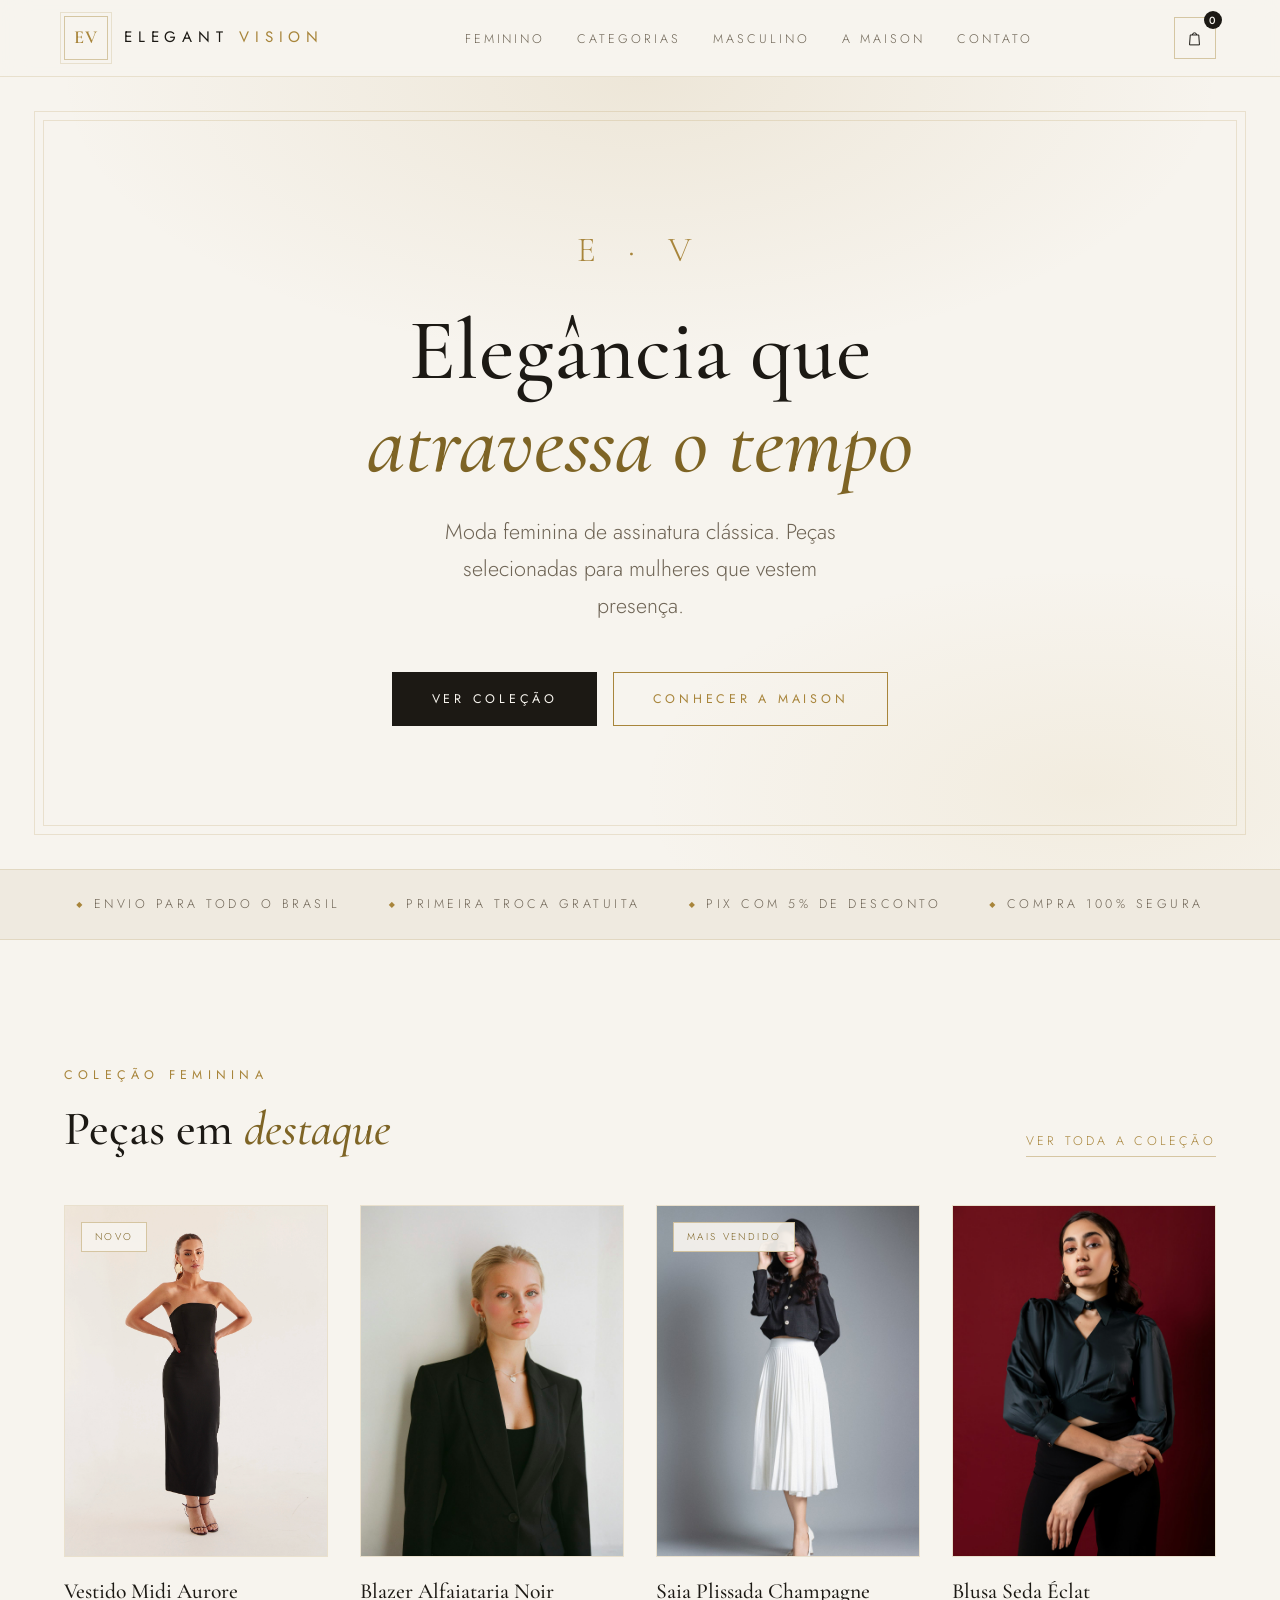
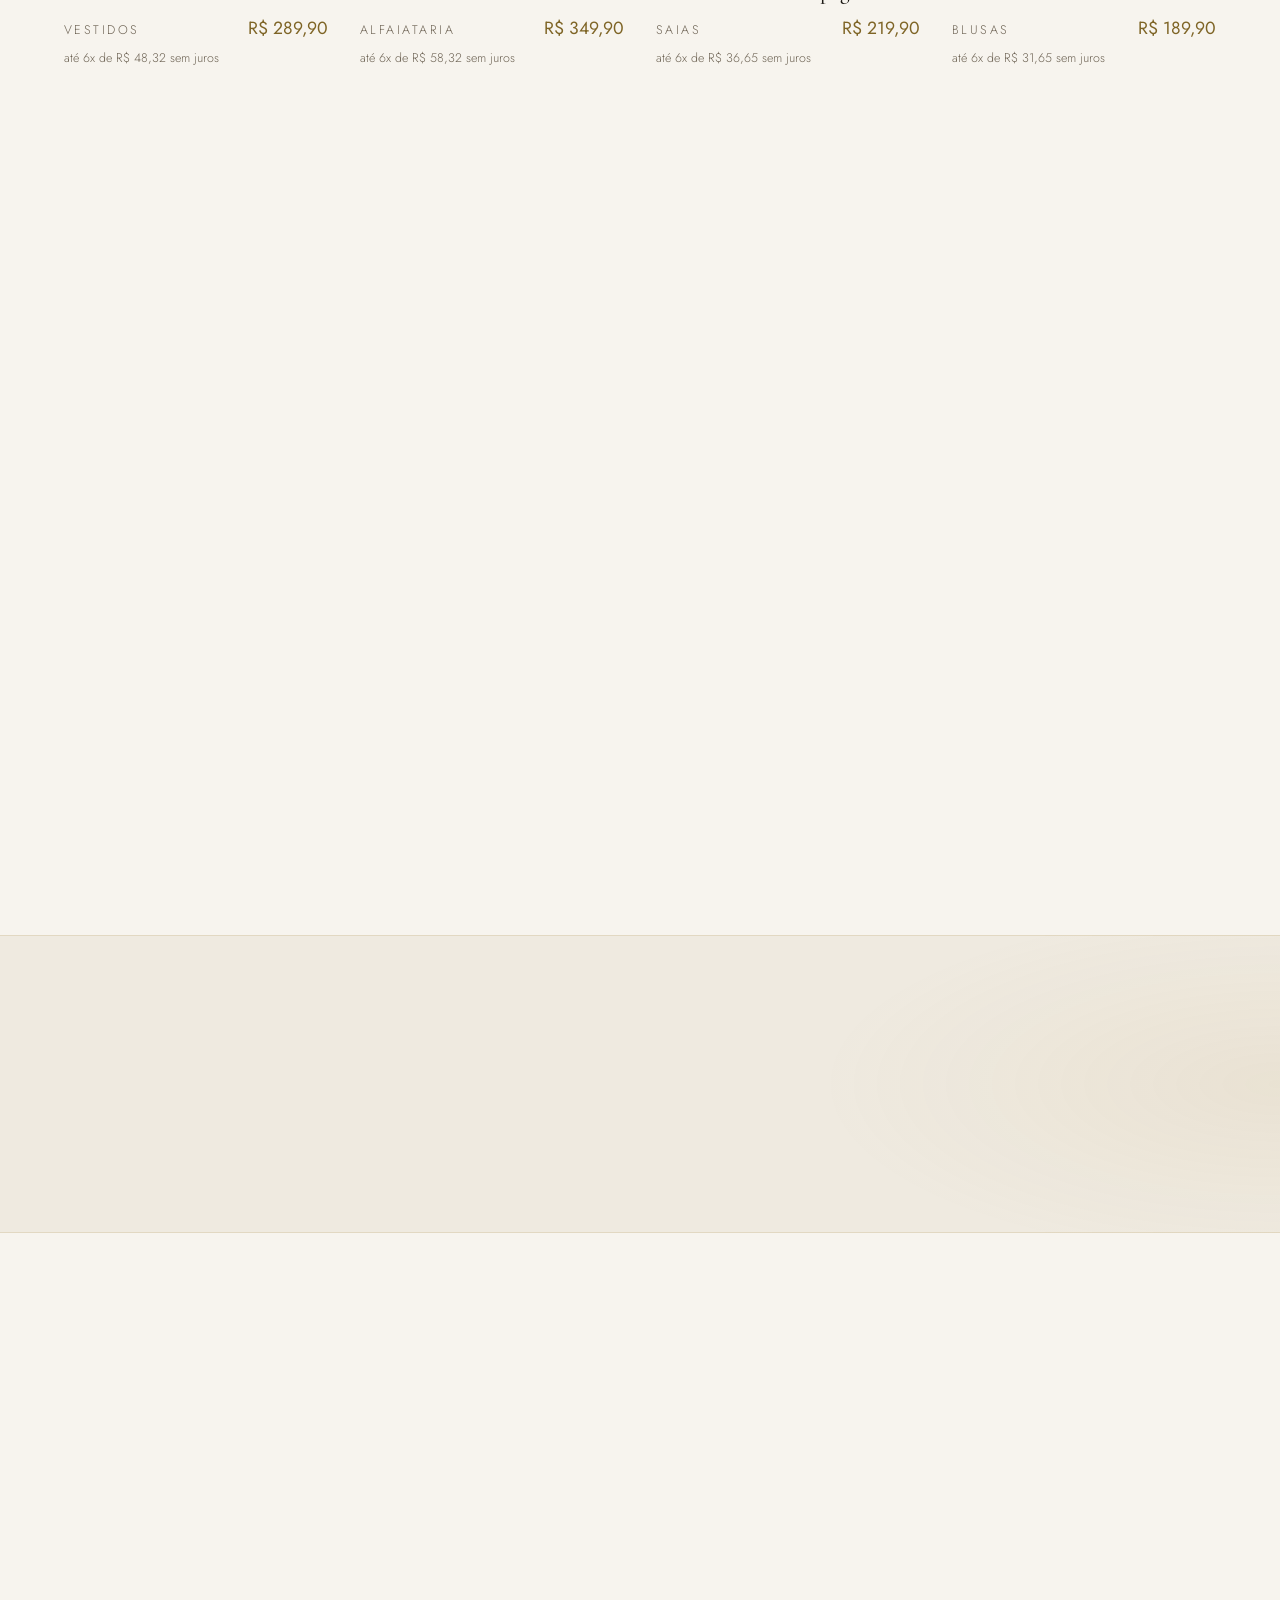
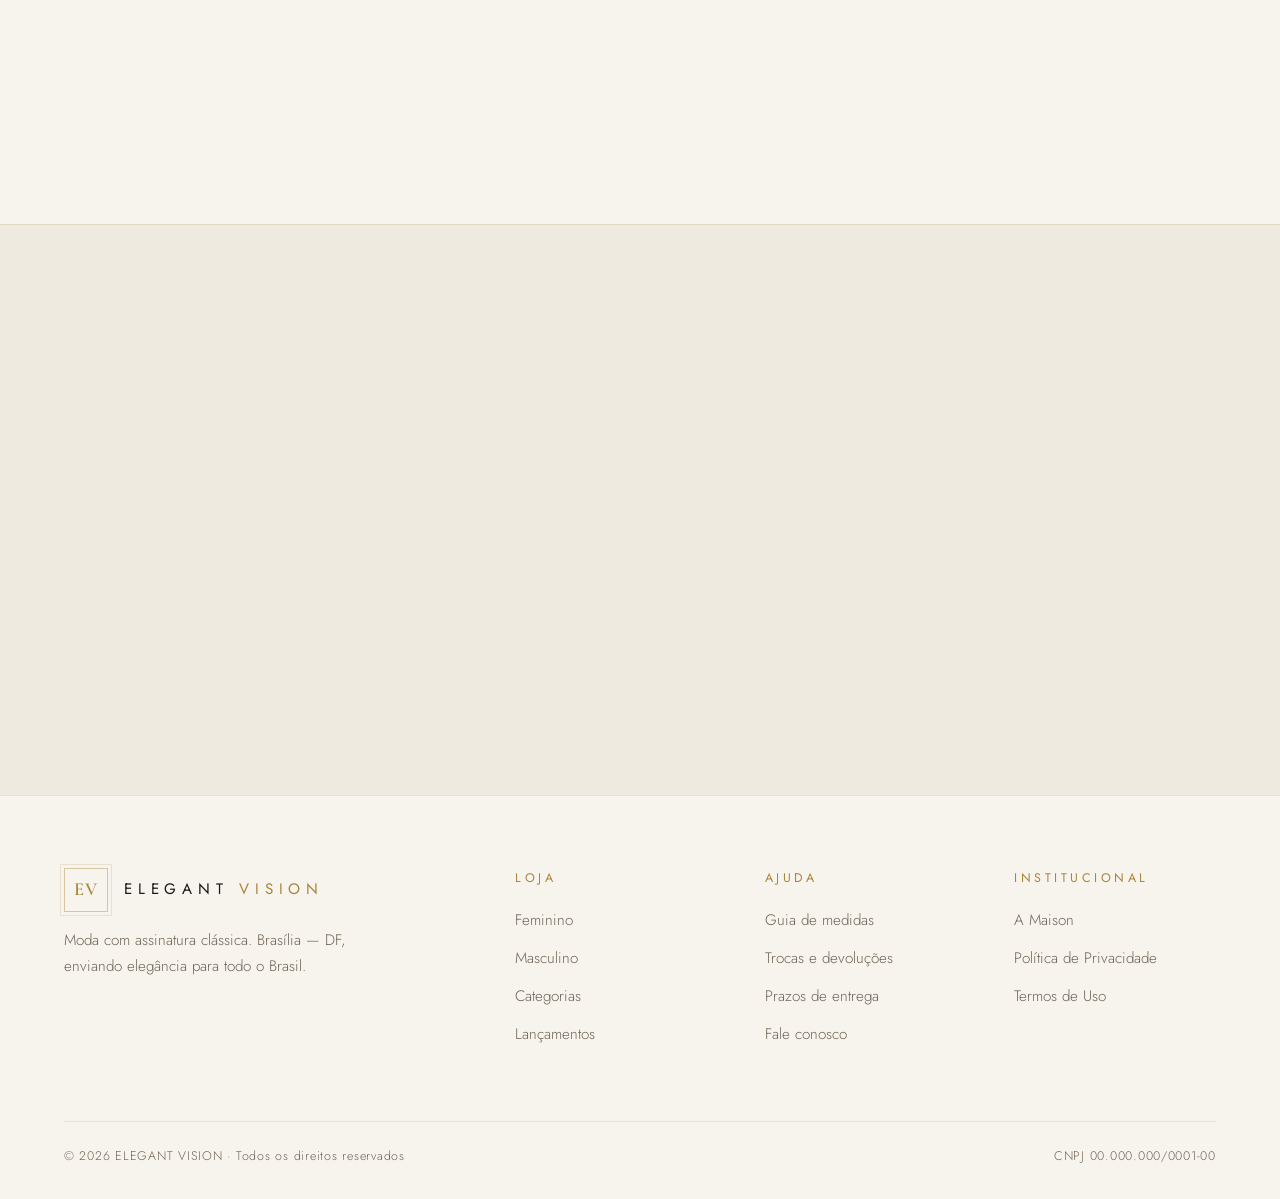
<file: elegant-vision-home.html>
<!DOCTYPE html>
<html lang="pt-BR">
<head>
<meta charset="UTF-8">
<meta name="viewport" content="width=device-width, initial-scale=1.0">
<meta name="description" content="ELEGANT VISION — Moda feminina e masculina com elegância atemporal. Coleções exclusivas, envio para todo o Brasil.">
<title>ELEGANT VISION · Elegância Atemporal</title>
<link rel="icon" type="image/svg+xml" href="data:image/svg+xml,%3Csvg%20xmlns='http://www.w3.org/2000/svg'%20viewBox='0%200%2064%2064'%3E%3Crect%20width='64'%20height='64'%20fill='%23F7F4EE'/%3E%3Crect%20x='4'%20y='4'%20width='56'%20height='56'%20fill='none'%20stroke='%23A8853B'%20stroke-width='2'/%3E%3Ctext%20x='32'%20y='44'%20font-family='Georgia,serif'%20font-size='28'%20font-weight='600'%20fill='%23A8853B'%20text-anchor='middle'%3EEV%3C/text%3E%3C/svg%3E">
<meta property="og:type" content="website">
<meta property="og:site_name" content="ELEGANT VISION">
<meta property="og:title" content="ELEGANT VISION · Elegância Atemporal">
<meta property="og:description" content="ELEGANT VISION — Moda feminina e masculina com elegância atemporal. Coleções exclusivas, envio para todo o Brasil.">
<link rel="preconnect" href="https://fonts.googleapis.com">
<link rel="preconnect" href="https://fonts.gstatic.com" crossorigin>
<link href="https://fonts.googleapis.com/css2?family=Cormorant+Garamond:ital,wght@0,400;0,500;0,600;1,400;1,500&family=Jost:wght@300;400;500&display=swap" rel="stylesheet">
<link rel="stylesheet" href="elegant-vision.css">
<style>
:root{
  --text-2xl:clamp(2rem,1.6rem + 2vw,3rem);
  --text-hero:clamp(2.6rem,1.8rem + 4.5vw,5.4rem);
  --space-section:clamp(4.5rem,3rem + 6vw,9rem);
}
.section-title{
  font-family:var(--font-display);
  font-size:var(--text-2xl);
  font-weight:500;
  line-height:1.15;
  margin-top:var(--space-md);
}
.section-title em{font-style:italic;color:var(--color-champagne-light)}

/* ===== Header ===== */
.site-header{transition:box-shadow var(--transition-base)}
.site-header.is-scrolled{box-shadow:0 10px 30px rgba(28,25,20,.1)}
.nav-actions{display:flex;align-items:center;gap:var(--space-md)}
.menu-toggle{
  background:none;border:1px solid var(--color-line);
  width:42px;height:42px;display:grid;place-items:center;
  cursor:pointer;color:var(--color-text);
}
.menu-toggle span{display:block;width:18px;height:1px;background:currentColor;position:relative}
.menu-toggle span::before,.menu-toggle span::after{
  content:"";position:absolute;left:0;width:18px;height:1px;background:currentColor;
}
.menu-toggle span::before{top:-6px}
.menu-toggle span::after{top:6px}
.mobile-nav{
  display:none;flex-direction:column;
  border-top:1px solid var(--color-line-soft);
  background:var(--color-bg);
}
.mobile-nav.is-open{display:flex}
.mobile-nav a{
  padding:var(--space-md) var(--space-lg);
  font-size:var(--text-sm);letter-spacing:.2em;text-transform:uppercase;
  color:var(--color-text-muted);
  border-bottom:1px solid var(--color-line-soft);
}
.mobile-nav a:hover{color:var(--color-champagne-light)}

/* ===== Hero ===== */
.hero-section{
  position:relative;
  min-height:min(88vh,860px);
  display:grid;place-items:center;
  text-align:center;
  overflow:hidden;
  background:
    radial-gradient(ellipse 70% 55% at 50% 0%,rgba(168,133,59,.12),transparent 65%),
    radial-gradient(ellipse 50% 40% at 85% 90%,rgba(198,167,93,.1),transparent 70%),
    var(--color-bg);
}
.hero-frame{
  position:absolute;inset:clamp(14px,3vw,34px);
  border:1px solid var(--color-line-soft);
  pointer-events:none;
}
.hero-frame::before{
  content:"";position:absolute;inset:8px;
  border:1px solid var(--color-line-soft);
}
.hero-content{position:relative;padding:var(--space-3xl) var(--space-lg);max-width:820px}
.hero-monogram{
  font-family:var(--font-display);
  font-size:clamp(1.4rem,1rem + 2vw,2.2rem);
  color:var(--color-champagne);
  letter-spacing:.35em;
  margin-bottom:var(--space-lg);
  opacity:0;animation:fadeUp .9s cubic-bezier(.25,.1,.25,1) .1s forwards;
}
.hero-title{
  font-family:var(--font-display);
  font-size:var(--text-hero);
  font-weight:500;line-height:1.08;
  opacity:0;animation:fadeUp .9s cubic-bezier(.25,.1,.25,1) .3s forwards;
}
.hero-title em{font-style:italic;color:var(--color-champagne-light)}
.hero-subtitle{
  margin-top:var(--space-lg);
  color:var(--color-text-muted);
  font-size:var(--text-lg);
  font-weight:300;
  max-width:34ch;margin-inline:auto;
  opacity:0;animation:fadeUp .9s cubic-bezier(.25,.1,.25,1) .5s forwards;
}
.hero-ctas{
  margin-top:var(--space-2xl);
  display:flex;flex-wrap:wrap;gap:var(--space-md);justify-content:center;
  opacity:0;animation:fadeUp .9s cubic-bezier(.25,.1,.25,1) .7s forwards;
}
@keyframes fadeUp{from{opacity:0;transform:translateY(22px)}to{opacity:1;transform:translateY(0)}}
@media (prefers-reduced-motion:reduce){
  .hero-monogram,.hero-title,.hero-subtitle,.hero-ctas{opacity:1}
}
.btn{padding:.95rem 2.4rem}

/* ===== Marquee de valores ===== */
.values-strip{
  border-block:1px solid var(--color-line-soft);
  background:var(--color-bg-alt);
  padding:var(--space-lg) 0;
}
.values-strip ul{
  list-style:none;
  display:flex;flex-wrap:wrap;justify-content:center;
  gap:var(--space-md) var(--space-2xl);
  max-width:var(--container);margin-inline:auto;padding-inline:var(--space-lg);
}
.values-strip li{
  font-size:var(--text-xs);
  letter-spacing:.28em;text-transform:uppercase;
  color:var(--color-text-muted);
  display:flex;align-items:center;gap:var(--space-sm);
}
.values-strip li::before{content:"◆";color:var(--color-champagne);font-size:.5rem}

/* ===== Vitrine ===== */
.showcase-section{padding-block:var(--space-section)}
.section-head{
  display:flex;flex-wrap:wrap;align-items:flex-end;justify-content:space-between;
  gap:var(--space-lg);margin-bottom:var(--space-2xl);
}
.section-head__link{
  font-size:var(--text-xs);letter-spacing:.26em;text-transform:uppercase;
  color:var(--color-champagne);
  border-bottom:1px solid var(--color-line);
  padding-bottom:4px;
  transition:color var(--transition-fast),border-color var(--transition-fast);
}
.section-head__link:hover{color:var(--color-champagne-light);border-color:var(--color-champagne-light)}
.product-grid{
  display:grid;gap:var(--space-xl);
  grid-template-columns:1fr;
}
.product-card{display:flex;flex-direction:column;gap:var(--space-md)}
.product-card__media{
  position:relative;aspect-ratio:3/4;overflow:hidden;
  border:1px solid var(--color-line-soft);
}
.product-card__photo{
  position:absolute;inset:0;
  display:grid;place-items:center;
  font-family:var(--font-display);
  font-style:italic;
  color:rgba(28,25,20,.35);
  font-size:var(--text-sm);
  letter-spacing:.05em;
  transition:transform var(--transition-slow);
}
.product-card:hover .product-card__photo{transform:scale(1.04)}
.product-card__tag{
  position:absolute;top:var(--space-md);left:var(--space-md);
  background:rgba(247,244,238,.92);
  border:1px solid var(--color-line);
  color:var(--color-champagne-light);
  font-size:.62rem;letter-spacing:.24em;text-transform:uppercase;
  padding:.35rem .8rem;
}
.product-card__cta{
  position:absolute;left:0;right:0;bottom:0;
  background:rgba(247,244,238,.94);
  border:none;border-top:1px solid var(--color-line);
  color:var(--color-champagne);
  font-family:var(--font-body);
  font-size:var(--text-xs);letter-spacing:.28em;text-transform:uppercase;
  padding:1rem;cursor:pointer;
  transform:translateY(101%);
  transition:transform var(--transition-base),background var(--transition-fast);
}
.product-card:hover .product-card__cta,
.product-card__cta:focus-visible{transform:translateY(0)}
.product-card__cta:hover{background:rgba(168,133,59,.12)}
.product-card__info{display:flex;flex-direction:column;gap:var(--space-xs)}
.product-card__name{
  font-family:var(--font-display);
  font-size:var(--text-lg);font-weight:500;
}
.product-card__meta{
  display:flex;align-items:baseline;justify-content:space-between;gap:var(--space-md);
}
.product-card__category{
  font-size:var(--text-xs);letter-spacing:.2em;text-transform:uppercase;
  color:var(--color-text-muted);
}
.product-card__price{
  font-size:var(--text-base);color:var(--color-champagne-light);font-weight:400;
}
.product-card__installments{
  font-size:var(--text-xs);color:var(--color-text-muted);
}

/* ===== Categorias ===== */
.categories-section{padding-block:0 var(--space-section)}
.category-grid{display:grid;gap:var(--space-md);grid-template-columns:1fr}
.category-card{
  position:relative;min-height:230px;
  border:1px solid var(--color-line-soft);
  display:flex;align-items:flex-end;
  padding:var(--space-xl);
  overflow:hidden;
  transition:border-color var(--transition-base);
}
.category-card::before{
  content:"";position:absolute;inset:0;
  background:radial-gradient(ellipse 90% 90% at 20% 110%,rgba(168,133,59,.15),transparent 60%);
  opacity:0;transition:opacity var(--transition-base);
}
.category-card:hover{border-color:var(--color-line)}
.category-card:hover::before{opacity:1}
.category-card__label{position:relative;display:flex;flex-direction:column;gap:var(--space-xs)}
.category-card__name{
  font-family:var(--font-display);font-size:var(--text-xl);font-weight:500;
}
.category-card__count{
  font-size:var(--text-xs);letter-spacing:.24em;text-transform:uppercase;
  color:var(--color-text-muted);
}
.cat-f1{background:linear-gradient(165deg,#EDE3D0,#F7F4EE 70%)}
.cat-f2{background:linear-gradient(195deg,#E9E1CF,#F7F4EE 70%)}
.cat-f3{background:linear-gradient(150deg,#F0E9DB,#F7F4EE 70%)}
.cat-f4{background:linear-gradient(160deg,#EEE6D4,#F7F4EE 70%)}
.cat-m{background:linear-gradient(175deg,#E7E4DC,#F7F4EE 70%)}

/* ===== Masculino strip ===== */
.masculine-section{
  border-block:1px solid var(--color-line-soft);
  background:
    radial-gradient(ellipse 60% 100% at 100% 50%,rgba(168,133,59,.08),transparent 60%),
    var(--color-bg-alt);
  padding-block:var(--space-3xl);
}
.masculine-inner{
  display:flex;flex-direction:column;gap:var(--space-lg);
  align-items:flex-start;
}
.masculine-inner p{color:var(--color-text-muted);max-width:52ch}

/* ===== Manifesto ===== */
.manifesto-section{padding-block:var(--space-section);text-align:center}
.manifesto-quote{
  font-family:var(--font-display);
  font-size:var(--text-xl);
  font-weight:400;font-style:italic;
  line-height:1.5;
  max-width:640px;margin:var(--space-lg) auto 0;
  color:var(--color-text);
}
.manifesto-quote strong{color:var(--color-champagne-light);font-weight:500}
.manifesto-divider{
  width:64px;height:1px;background:var(--color-champagne);
  margin:var(--space-xl) auto 0;
}

/* ===== Newsletter ===== */
.newsletter-section{
  border-top:1px solid var(--color-line-soft);
  background:var(--color-bg-alt);
  padding-block:var(--space-3xl);
}
.newsletter-inner{max-width:560px;margin-inline:auto;text-align:center}
.newsletter-inner p{color:var(--color-text-muted);margin-top:var(--space-sm)}
.newsletter-form{margin-top:var(--space-xl);display:flex;flex-direction:column;gap:var(--space-md);text-align:left}
.form-field label{
  display:block;
  font-size:var(--text-xs);letter-spacing:.22em;text-transform:uppercase;
  color:var(--color-text-muted);
  margin-bottom:var(--space-sm);
}
.form-field input[type="email"]{
  width:100%;
  background:transparent;
  border:1px solid var(--color-line);
  color:var(--color-text);
  font-family:var(--font-body);font-size:var(--text-base);font-weight:300;
  padding:.9rem 1.1rem;
  transition:border-color var(--transition-fast);
}
.form-field input[type="email"]::placeholder{color:rgba(163,154,136,.5)}
.form-field input[type="email"]:focus{border-color:var(--color-champagne);outline:none}
.form-field input[type="email"]:focus-visible{outline:2px solid var(--color-champagne);outline-offset:2px}
.consent-field{display:flex;gap:var(--space-sm);align-items:flex-start}
.consent-field input{
  margin-top:5px;accent-color:var(--color-champagne);
  width:15px;height:15px;flex-shrink:0;cursor:pointer;
}
.consent-field label{
  font-size:var(--text-xs);color:var(--color-text-muted);
  line-height:1.6;cursor:pointer;
}
.consent-field a{color:var(--color-champagne);border-bottom:1px solid var(--color-line)}
.newsletter-feedback{font-size:var(--text-sm);min-height:1.5em}
.newsletter-feedback.is-success{color:var(--color-success)}
.newsletter-feedback.is-error{color:var(--color-error)}

/* ===== Footer ===== */
.site-footer{padding-block:var(--space-3xl) var(--space-xl)}
.footer-grid{display:grid;gap:var(--space-2xl);grid-template-columns:1fr}
.footer-brand p{color:var(--color-text-muted);font-size:var(--text-sm);max-width:32ch;margin-top:var(--space-md)}
.footer-col h3{
  font-size:var(--text-xs);letter-spacing:.28em;text-transform:uppercase;
  color:var(--color-champagne);font-weight:400;
  margin-bottom:var(--space-md);
}
.footer-col ul{list-style:none;display:flex;flex-direction:column;gap:var(--space-sm)}
.footer-col a{
  font-size:var(--text-sm);color:var(--color-text-muted);
  transition:color var(--transition-fast);
}
.footer-col a:hover{color:var(--color-champagne-light)}
.footer-legal{
  margin-top:var(--space-3xl);
  padding-top:var(--space-lg);
  border-top:1px solid var(--color-line-soft);
  display:flex;flex-wrap:wrap;justify-content:space-between;gap:var(--space-md);
  font-size:var(--text-xs);color:var(--color-text-muted);letter-spacing:.06em;
}

/* ===== Reveal on scroll ===== */
.reveal{opacity:0;transform:translateY(26px);transition:opacity .7s ease,transform .7s ease}
.reveal.is-visible{opacity:1;transform:translateY(0)}

/* ===== Breakpoints ===== */
@media (min-width:640px){
  .product-grid{grid-template-columns:repeat(2,1fr)}
  .category-grid{grid-template-columns:repeat(2,1fr)}
  .newsletter-form{flex-direction:column}
}
@media (min-width:1024px){
  .nav-links{display:flex}
  .menu-toggle{display:none}
  .product-grid{grid-template-columns:repeat(4,1fr)}
  .category-grid{grid-template-columns:repeat(4,1fr)}
  .category-card--wide{grid-column:span 2}
  .footer-grid{grid-template-columns:2fr 1fr 1fr 1fr}
  .masculine-inner{flex-direction:row;align-items:center;justify-content:space-between}
}
</style>
</head>
<body>

<header class="site-header" id="siteHeader">
  <nav class="nav-container" aria-label="Navegação principal">
    <a href="#" class="brand" aria-label="ELEGANT VISION — início">
      <span class="brand__monogram" aria-hidden="true">EV</span>
      <span class="brand__name">Elegant <span>Vision</span></span>
    </a>
    <ul class="nav-links">
      <li><a href="#feminino">Feminino</a></li>
      <li><a href="#categorias">Categorias</a></li>
      <li><a href="#masculino">Masculino</a></li>
      <li><a href="#manifesto">A Maison</a></li>
      <li><a href="#newsletter">Contato</a></li>
    </ul>
    <div class="nav-actions">
      <button class="cart-button" type="button" aria-label="Sacola de compras, 0 itens">
        <svg width="17" height="17" viewBox="0 0 24 24" fill="none" stroke="currentColor" stroke-width="1.4" aria-hidden="true">
          <path d="M6 7h12l1 14H5L6 7z"/><path d="M9 7a3 3 0 0 1 6 0"/>
        </svg>
        <span class="cart-button__count" id="cartCount">0</span>
      </button>
      <button class="menu-toggle" type="button" aria-expanded="false" aria-controls="mobileNav" aria-label="Abrir menu" id="menuToggle">
        <span aria-hidden="true"></span>
      </button>
    </div>
  </nav>
  <div class="mobile-nav" id="mobileNav">
    <a href="#feminino">Feminino</a>
    <a href="#categorias">Categorias</a>
    <a href="#masculino">Masculino</a>
    <a href="#manifesto">A Maison</a>
    <a href="#newsletter">Contato</a>
  </div>
</header>

<main>
  <section class="hero-section" aria-labelledby="heroTitle">
    <div class="hero-frame" aria-hidden="true"></div>
    <div class="hero-content">
      <p class="hero-monogram" aria-hidden="true">E · V</p>
      <h1 class="hero-title" id="heroTitle">Elegância que<br><em>atravessa o tempo</em></h1>
      <p class="hero-subtitle">Moda feminina de assinatura clássica. Peças selecionadas para mulheres que vestem presença.</p>
      <div class="hero-ctas">
        <a href="#feminino" class="btn btn--primary">Ver Coleção</a>
        <a href="#manifesto" class="btn btn--ghost">Conhecer a Maison</a>
      </div>
    </div>
  </section>

  <section class="values-strip" aria-label="Diferenciais da loja">
    <ul>
      <li>Envio para todo o Brasil</li>
      <li>Primeira troca gratuita</li>
      <li>Pix com 5% de desconto</li>
      <li>Compra 100% segura</li>
    </ul>
  </section>

  <section class="showcase-section container" id="feminino" aria-labelledby="showcaseTitle">
    <div class="section-head reveal">
      <div>
        <p class="eyebrow">Coleção Feminina</p>
        <h2 class="section-title" id="showcaseTitle">Peças em <em>destaque</em></h2>
      </div>
      <a href="elegant-vision-catalogo.html" class="section-head__link">Ver toda a coleção</a>
    </div>
    <div class="product-grid" id="featuredGrid"></div>
  </section>

  <section class="categories-section container" id="categorias" aria-labelledby="categoriesTitle">
    <div class="section-head reveal">
      <div>
        <p class="eyebrow">Navegue por estilo</p>
        <h2 class="section-title" id="categoriesTitle">Categorias</h2>
      </div>
    </div>
    <div class="category-grid">
      <a href="elegant-vision-catalogo.html?cat=Vestidos" class="category-card category-card--wide cat-f1 reveal">
        <span class="category-card__label">
          <span class="category-card__name">Vestidos</span>
          <span class="category-card__count" data-count-cat="Vestidos">Feminino</span>
        </span>
      </a>
      <a href="elegant-vision-catalogo.html?cat=Alfaiataria" class="category-card cat-f2 reveal">
        <span class="category-card__label">
          <span class="category-card__name">Alfaiataria</span>
          <span class="category-card__count" data-count-cat="Alfaiataria">Feminino</span>
        </span>
      </a>
      <a href="elegant-vision-catalogo.html?cat=Saias" class="category-card cat-f3 reveal">
        <span class="category-card__label">
          <span class="category-card__name">Saias</span>
          <span class="category-card__count" data-count-cat="Saias">Feminino</span>
        </span>
      </a>
      <a href="elegant-vision-catalogo.html?cat=Blusas" class="category-card cat-f4 reveal">
        <span class="category-card__label">
          <span class="category-card__name">Blusas</span>
          <span class="category-card__count" data-count-cat="Blusas">Feminino</span>
        </span>
      </a>
      <a href="elegant-vision-catalogo.html?cat=Homme" class="category-card category-card--wide cat-m reveal">
        <span class="category-card__label">
          <span class="category-card__name">Linha Masculina</span>
          <span class="category-card__count" data-count-cat="Homme">Masculino</span>
        </span>
      </a>
    </div>
  </section>

  <section class="masculine-section" id="masculino" aria-labelledby="masculineTitle">
    <div class="container masculine-inner reveal">
      <div>
        <p class="eyebrow">Para eles</p>
        <h2 class="section-title" id="masculineTitle">ELEGANT VISION <em>Homme</em></h2>
        <p>Uma seleção enxuta de alfaiataria e essenciais masculinos com o mesmo rigor de acabamento da linha principal.</p>
      </div>
      <a href="elegant-vision-catalogo.html?cat=Homme" class="btn btn--ghost">Explorar Homme</a>
    </div>
  </section>

  <section class="manifesto-section container" id="manifesto" aria-labelledby="manifestoTitle">
    <div class="reveal">
      <p class="eyebrow">A Maison</p>
      <h2 class="section-title" id="manifestoTitle">Nosso manifesto</h2>
      <blockquote class="manifesto-quote">
        &ldquo;Acreditamos que elegância não é tendência — é <strong>visão</strong>. Cada peça da ELEGANT VISION é escolhida para durar além das estações, vestindo mulheres e homens que preferem o clássico ao efêmero.&rdquo;
      </blockquote>
      <div class="manifesto-divider" aria-hidden="true"></div>
    </div>
  </section>

  <section class="newsletter-section" id="newsletter" aria-labelledby="newsletterTitle">
    <div class="container newsletter-inner reveal">
      <p class="eyebrow">Círculo EV</p>
      <h2 class="section-title" id="newsletterTitle">Acesso <em>antecipado</em></h2>
      <p>Receba lançamentos e ofertas exclusivas antes de todo mundo.</p>
      <form class="newsletter-form" id="newsletterForm" novalidate>
        <div class="form-field">
          <label for="emailInput">Seu e-mail</label>
          <input type="email" id="emailInput" name="email" placeholder="nome@email.com" required autocomplete="email">
        </div>
        <div class="consent-field">
          <input type="checkbox" id="consentInput" required>
          <label for="consentInput">Autorizo o uso do meu e-mail para envio de comunicações da ELEGANT VISION, conforme a <a href="#">Política de Privacidade</a> (LGPD — Lei nº 13.709/2018). Posso cancelar quando quiser.</label>
        </div>
        <button type="submit" class="btn btn--primary">Entrar para o Círculo</button>
        <p class="newsletter-feedback" id="newsletterFeedback" role="status" aria-live="polite"></p>
      </form>
    </div>
  </section>
</main>

<footer class="site-footer">
  <div class="container">
    <div class="footer-grid">
      <div class="footer-brand">
        <a href="#" class="brand" aria-label="ELEGANT VISION — início">
          <span class="brand__monogram" aria-hidden="true">EV</span>
          <span class="brand__name">Elegant <span>Vision</span></span>
        </a>
        <p>Moda com assinatura clássica. Brasília — DF, enviando elegância para todo o Brasil.</p>
      </div>
      <div class="footer-col">
        <h3>Loja</h3>
        <ul>
          <li><a href="#feminino">Feminino</a></li>
          <li><a href="#masculino">Masculino</a></li>
          <li><a href="#categorias">Categorias</a></li>
          <li><a href="#">Lançamentos</a></li>
        </ul>
      </div>
      <div class="footer-col">
        <h3>Ajuda</h3>
        <ul>
          <li><a href="#">Guia de medidas</a></li>
          <li><a href="#">Trocas e devoluções</a></li>
          <li><a href="#">Prazos de entrega</a></li>
          <li><a href="#">Fale conosco</a></li>
        </ul>
      </div>
      <div class="footer-col">
        <h3>Institucional</h3>
        <ul>
          <li><a href="#manifesto">A Maison</a></li>
          <li><a href="#">Política de Privacidade</a></li>
          <li><a href="#">Termos de Uso</a></li>
        </ul>
      </div>
    </div>
    <div class="footer-legal">
      <span>© 2026 ELEGANT VISION · Todos os direitos reservados</span>
      <span>CNPJ 00.000.000/0001-00</span>
    </div>
  </div>
</footer>

<script src="elegant-vision-products.js"></script>
<script>
const header=document.getElementById('siteHeader');
const menuToggle=document.getElementById('menuToggle');
const mobileNav=document.getElementById('mobileNav');
EV.initHeaderCart();

/* Destaques da home vindos da fonte única (featured: true em products.js) */
document.getElementById('featuredGrid').innerHTML=
  EV.PRODUCTS.filter(p=>p.featured).slice(0,4).map(p=>`
  <article class="product-card reveal">
    <div class="product-card__media">
      ${EV.photoHtml(p,'product-card__photo')}
      ${p.tag?`<span class="product-card__tag">${p.tag}</span>`:''}
      <a class="product-card__cta" href="elegant-vision-produto.html?id=${p.id}"
         style="text-align:center" aria-label="Ver detalhes de ${p.name}">Ver a peça</a>
    </div>
    <div class="product-card__info">
      <h3 class="product-card__name">${p.name}</h3>
      <div class="product-card__meta">
        <span class="product-card__category">${p.category}</span>
        <span class="product-card__price">${EV.BRL(p.price)}</span>
      </div>
      <span class="product-card__installments">até 6x de ${EV.BRL(p.price/6)} sem juros</span>
    </div>
  </article>`).join('');

/* Contagem por categoria vinda da fonte única (products.js), evita números fictícios */
document.querySelectorAll('[data-count-cat]').forEach(el=>{
  const n=EV.PRODUCTS.filter(p=>p.category===el.dataset.countCat).length;
  el.textContent=`${el.textContent} · ${n} ${n===1?'peça':'peças'}`;
});

window.addEventListener('scroll',()=>{
  header.classList.toggle('is-scrolled',window.scrollY>10);
},{passive:true});

menuToggle.addEventListener('click',()=>{
  const open=mobileNav.classList.toggle('is-open');
  menuToggle.setAttribute('aria-expanded',String(open));
  menuToggle.setAttribute('aria-label',open?'Fechar menu':'Abrir menu');
});
mobileNav.addEventListener('click',e=>{
  if(e.target.tagName==='A'){
    mobileNav.classList.remove('is-open');
    menuToggle.setAttribute('aria-expanded','false');
  }
});

const form=document.getElementById('newsletterForm');
const feedback=document.getElementById('newsletterFeedback');
form.addEventListener('submit',e=>{
  e.preventDefault();
  const email=document.getElementById('emailInput');
  const consent=document.getElementById('consentInput');
  feedback.classList.remove('is-success','is-error');
  if(!email.validity.valid){
    feedback.textContent='Informe um e-mail válido.';
    feedback.classList.add('is-error');
    email.focus();
    return;
  }
  if(!consent.checked){
    feedback.textContent='É necessário aceitar a Política de Privacidade.';
    feedback.classList.add('is-error');
    consent.focus();
    return;
  }
  feedback.textContent='Bem-vinda ao Círculo EV. Confira sua caixa de entrada.';
  feedback.classList.add('is-success');
  form.reset();
});

const observer=new IntersectionObserver(entries=>{
  entries.forEach(entry=>{
    if(entry.isIntersecting){
      entry.target.classList.add('is-visible');
      observer.unobserve(entry.target);
    }
  });
},{threshold:.12});
document.querySelectorAll('.reveal').forEach(el=>observer.observe(el));
if(matchMedia('(prefers-reduced-motion: reduce)').matches){
  document.querySelectorAll('.reveal').forEach(el=>el.classList.add('is-visible'));
}
</script>
</body>
</html>
</file>
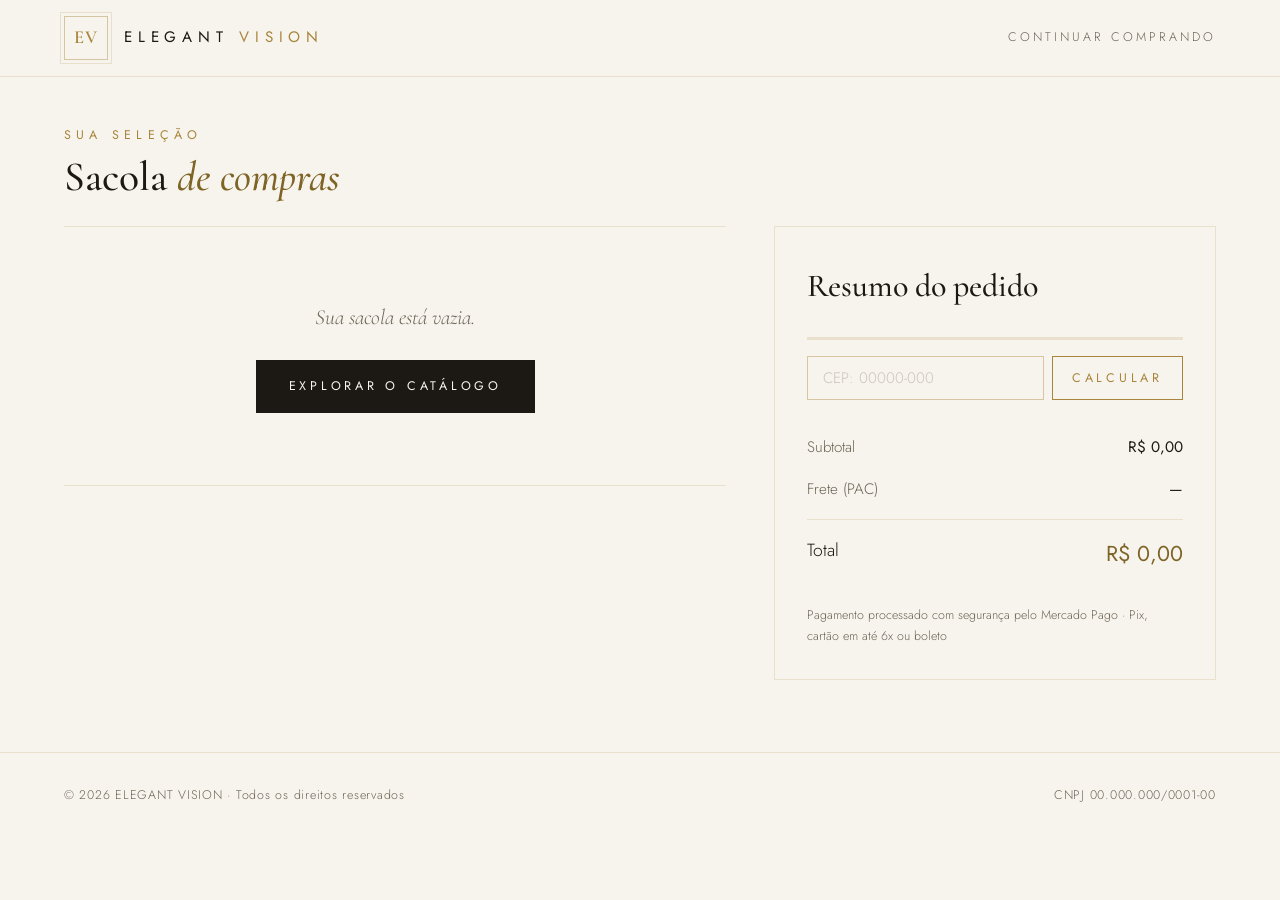
<file: elegant-vision-sacola.html>
<!DOCTYPE html>
<html lang="pt-BR">
<head>
<meta charset="UTF-8">
<meta name="viewport" content="width=device-width, initial-scale=1.0">
<meta name="description" content="Sua sacola de compras — ELEGANT VISION. Revise seus itens, calcule o frete e finalize a compra com segurança.">
<title>Sacola · ELEGANT VISION</title>
<link rel="icon" type="image/svg+xml" href="data:image/svg+xml,%3Csvg%20xmlns='http://www.w3.org/2000/svg'%20viewBox='0%200%2064%2064'%3E%3Crect%20width='64'%20height='64'%20fill='%23F7F4EE'/%3E%3Crect%20x='4'%20y='4'%20width='56'%20height='56'%20fill='none'%20stroke='%23A8853B'%20stroke-width='2'/%3E%3Ctext%20x='32'%20y='44'%20font-family='Georgia,serif'%20font-size='28'%20font-weight='600'%20fill='%23A8853B'%20text-anchor='middle'%3EEV%3C/text%3E%3C/svg%3E">
<meta property="og:type" content="website">
<meta property="og:site_name" content="ELEGANT VISION">
<meta property="og:title" content="Sacola · ELEGANT VISION">
<meta property="og:description" content="Sua sacola de compras — ELEGANT VISION. Revise seus itens, calcule o frete e finalize a compra com segurança.">
<link rel="preconnect" href="https://fonts.googleapis.com">
<link rel="preconnect" href="https://fonts.gstatic.com" crossorigin>
<link href="https://fonts.googleapis.com/css2?family=Cormorant+Garamond:ital,wght@0,400;0,500;0,600;1,400;1,500&family=Jost:wght@300;400;500&display=swap" rel="stylesheet">
<link rel="stylesheet" href="elegant-vision.css">
<style>
.header-link{font-size:var(--text-xs);letter-spacing:.24em;text-transform:uppercase;color:var(--color-text-muted);border-bottom:1px solid transparent;transition:color var(--transition-fast),border-color var(--transition-fast)}
.header-link:hover{color:var(--color-champagne-light);border-color:var(--color-champagne)}

.page-head{padding-block:var(--space-2xl) var(--space-lg)}
.page-title{font-family:var(--font-display);font-size:var(--text-2xl);font-weight:500;line-height:1.15;margin-top:var(--space-sm)}
.page-title em{font-style:italic;color:var(--color-champagne-light)}

.cart-layout{display:grid;gap:var(--space-2xl);grid-template-columns:1fr;padding-bottom:var(--space-3xl)}
.cart-items{display:flex;flex-direction:column}
.cart-item{display:grid;grid-template-columns:88px 1fr;gap:var(--space-md);padding-block:var(--space-lg);border-top:1px solid var(--color-line-soft)}
.cart-item:last-child{border-bottom:1px solid var(--color-line-soft)}
.cart-item__photo{aspect-ratio:3/4;border:1px solid var(--color-line-soft)}
.cart-item__body{display:flex;flex-direction:column;gap:var(--space-sm)}
.cart-item__top{display:flex;justify-content:space-between;gap:var(--space-md);align-items:flex-start}
.cart-item__name{font-family:var(--font-display);font-size:var(--text-lg);font-weight:500;line-height:1.2}
.cart-item__variant{font-size:var(--text-xs);letter-spacing:.16em;text-transform:uppercase;color:var(--color-text-muted)}
.cart-item__remove{background:none;border:none;color:var(--color-text-muted);font-size:var(--text-xs);letter-spacing:.14em;text-transform:uppercase;cursor:pointer;border-bottom:1px solid transparent;transition:color var(--transition-fast)}
.cart-item__remove:hover{color:var(--color-error);border-color:var(--color-error)}
.cart-item__bottom{display:flex;justify-content:space-between;align-items:center;gap:var(--space-md);margin-top:auto}
.qty-stepper{display:flex;align-items:center;border:1px solid var(--color-line)}
.qty-stepper button{background:none;border:none;color:var(--color-champagne);width:34px;height:34px;font-size:1rem;cursor:pointer;transition:background var(--transition-fast)}
.qty-stepper button:hover{background:rgba(214,188,138,.08)}
.qty-stepper output{min-width:34px;text-align:center;font-size:var(--text-sm)}
.cart-item__price{color:var(--color-champagne-light);font-weight:400}
.cart-empty{text-align:center;padding-block:var(--space-3xl);border-block:1px solid var(--color-line-soft)}
.cart-empty p{font-family:var(--font-display);font-style:italic;font-size:var(--text-lg);color:var(--color-text-muted);margin-bottom:var(--space-lg)}

.summary-pix{font-size:var(--text-sm);color:var(--color-success)}
.cep-row{display:flex;gap:var(--space-sm)}
.cep-row input{flex:1;min-width:0;background:transparent;border:1px solid var(--color-line);color:var(--color-text);font-family:var(--font-body);font-size:var(--text-sm);font-weight:300;padding:.6rem .9rem}
.cep-row input:focus{border-color:var(--color-champagne);outline:none}
.cep-row input::placeholder{color:rgba(163,154,136,.5)}
.btn--ghost{padding:.6rem 1.2rem}
.shipping-hint{font-size:var(--text-xs);color:var(--color-text-muted)}
.shipping-error{color:var(--color-error);font-size:var(--text-sm);min-height:1.3em}
.free-shipping-bar{font-size:var(--text-xs);color:var(--color-text-muted)}
.free-shipping-bar .bar{height:3px;background:var(--color-line-soft);margin-top:var(--space-sm)}
.free-shipping-bar .bar>span{display:block;height:100%;background:var(--color-champagne);transition:width var(--transition-base)}

@media (min-width:900px){
  .cart-layout{grid-template-columns:1.5fr 1fr;align-items:start}
  .cart-item{grid-template-columns:110px 1fr}
  .summary{position:sticky;top:96px}
}
</style>
</head>
<body>

<header class="site-header">
  <nav class="nav-container" aria-label="Navegação principal">
    <a href="elegant-vision-home.html" class="brand" aria-label="ELEGANT VISION — início">
      <span class="brand__monogram" aria-hidden="true">EV</span>
      <span class="brand__name">Elegant <span>Vision</span></span>
    </a>
    <a href="elegant-vision-catalogo.html" class="header-link">Continuar comprando</a>
  </nav>
</header>

<main class="container">
  <div class="page-head">
    <p class="eyebrow">Sua seleção</p>
    <h1 class="page-title">Sacola <em>de compras</em></h1>
  </div>

  <div class="cart-layout">
    <section class="cart-items" id="cartItems" aria-label="Itens da sacola" aria-live="polite"></section>

    <aside class="summary" aria-labelledby="summaryTitle">
      <h2 id="summaryTitle">Resumo do pedido</h2>

      <div class="free-shipping-bar" id="freeShippingBar">
        <span id="freeShippingText"></span>
        <div class="bar"><span id="freeShippingFill" style="width:0%"></span></div>
      </div>

      <div>
        <div class="cep-row">
          <label for="cepInput" style="position:absolute;width:1px;height:1px;overflow:hidden;clip:rect(0 0 0 0)">CEP de entrega</label>
          <input type="text" id="cepInput" inputmode="numeric" placeholder="CEP: 00000-000" maxlength="9" autocomplete="postal-code">
          <button class="btn btn--ghost" type="button" id="cepBtn">Calcular</button>
        </div>
        <p class="shipping-error" id="cepError" role="alert" aria-live="polite"></p>
      </div>

      <div class="summary-row"><span>Subtotal</span><strong id="subtotalValue">R$ 0,00</strong></div>
      <div class="summary-row"><span>Frete (PAC)</span><strong id="freteValue">—</strong></div>
      <div class="summary-row summary-row--total"><span>Total</span><strong id="totalValue">R$ 0,00</strong></div>
      <p class="summary-pix" id="pixValue"></p>

      <a class="btn btn--primary" id="checkoutBtn" href="elegant-vision-checkout.html">Finalizar compra</a>
      <p class="shipping-hint">Pagamento processado com segurança pelo Mercado Pago · Pix, cartão em até 6x ou boleto</p>
    </aside>
  </div>
</main>

<footer class="site-footer">
  <div class="container footer-legal">
    <span>© 2026 ELEGANT VISION · Todos os direitos reservados</span>
    <span>CNPJ 00.000.000/0001-00</span>
  </div>
</footer>

<script src="elegant-vision-products.js"></script>
<script>
const BRL=v=>v.toLocaleString('pt-BR',{style:'currency',currency:'BRL'});
const PIX_DISCOUNT=.05;
const FREE_SHIPPING_MIN=399;
const CART_KEY='ev_cart';

const storage={
  get(){try{return JSON.parse(localStorage.getItem(CART_KEY))||[]}catch{return[]}},
  set(cart){try{localStorage.setItem(CART_KEY,JSON.stringify(cart))}catch{}}
};
let cart=storage.get();
let frete=null;

const itemsEl=document.getElementById('cartItems');
function subtotal(){return cart.reduce((s,i)=>s+i.price*i.qty,0)}

function render(){
  if(!cart.length){
    itemsEl.innerHTML=`<div class="cart-empty">
      <p>Sua sacola está vazia.</p>
      <a class="btn btn--primary" href="elegant-vision-catalogo.html">Explorar o catálogo</a>
    </div>`;
    document.getElementById('checkoutBtn').style.display='none';
  }else{
    document.getElementById('checkoutBtn').style.display='';
    itemsEl.innerHTML=cart.map((item,idx)=>`
      <article class="cart-item">
        <div class="cart-item__photo" style="background:${item.ph||'var(--color-surface)'}"></div>
        <div class="cart-item__body">
          <div class="cart-item__top">
            <div>
              <h2 class="cart-item__name">${item.name}</h2>
              <p class="cart-item__variant">${item.color?`${item.color} · `:''}Tam. ${item.size}</p>
            </div>
            <button class="cart-item__remove" type="button" data-action="remove" data-idx="${idx}">Remover</button>
          </div>
          <div class="cart-item__bottom">
            <div class="qty-stepper" aria-label="Quantidade de ${item.name}">
              <button type="button" data-action="minus" data-idx="${idx}" aria-label="Diminuir quantidade">−</button>
              <output aria-live="polite">${item.qty}</output>
              <button type="button" data-action="plus" data-idx="${idx}" aria-label="Aumentar quantidade">+</button>
            </div>
            <span class="cart-item__price">${BRL(item.price*item.qty)}</span>
          </div>
        </div>
      </article>`).join('');
  }
  const sub=subtotal();
  document.getElementById('subtotalValue').textContent=BRL(sub);
  const freeShip=sub>=FREE_SHIPPING_MIN;
  const freteFinal=frete===null?null:(freeShip?0:frete);
  document.getElementById('freteValue').textContent=frete===null?'—':(freeShip?'Grátis':BRL(frete));
  const total=sub+(freteFinal||0);
  document.getElementById('totalValue').textContent=BRL(total);
  document.getElementById('pixValue').textContent=cart.length?`${BRL(total-sub*PIX_DISCOUNT)} pagando no Pix (5% off nas peças)`:'';
  const missing=FREE_SHIPPING_MIN-sub;
  document.getElementById('freeShippingText').textContent=cart.length?(freeShip?'Você ganhou frete grátis ✓':`Faltam ${BRL(missing)} para frete grátis`):'';
  document.getElementById('freeShippingFill').style.width=`${Math.min(100,(sub/FREE_SHIPPING_MIN)*100)}%`;
  try{sessionStorage.setItem('ev_checkout',JSON.stringify({cart,frete:freteFinal,subtotal:sub}))}catch{}
}

itemsEl.addEventListener('click',e=>{
  const btn=e.target.closest('[data-action]');
  if(!btn)return;
  const idx=Number(btn.dataset.idx);
  const action=btn.dataset.action;
  if(action==='remove')cart.splice(idx,1);
  if(action==='minus'&&cart[idx].qty>1)cart[idx].qty--;
  if(action==='plus'){
    const p=window.EV&&EV.byId(cart[idx].id);
    const max=Math.min(10,(p&&p.stock&&p.stock[cart[idx].size])||10);
    if(cart[idx].qty<max)cart[idx].qty++;
  }
  storage.set(cart);
  render();
});

const cepInput=document.getElementById('cepInput');
cepInput.addEventListener('input',()=>{
  let v=cepInput.value.replace(/\D/g,'').slice(0,8);
  cepInput.value=v.length>5?`${v.slice(0,5)}-${v.slice(5)}`:v;
});
document.getElementById('cepBtn').addEventListener('click',()=>{
  const err=document.getElementById('cepError');
  const digits=cepInput.value.replace(/\D/g,'');
  err.textContent='';
  if(digits.length!==8){err.textContent='Informe um CEP válido com 8 dígitos.';return}
  frete=14.9+Number(digits.slice(0,2))*.35;
  try{sessionStorage.setItem('ev_cep',cepInput.value)}catch{}
  render();
});

try{
  const savedCep=sessionStorage.getItem('ev_cep');
  if(savedCep){cepInput.value=savedCep;document.getElementById('cepBtn').click()}
}catch{}
render();
</script>
</body>
</html>
</file>
<file: elegant-vision.css>
/* ============================================================
   ELEGANT VISION · Estilos compartilhados
   ------------------------------------------------------------
   Tokens de design, reset, cabeçalho, rodapé, botões e o card de
   resumo de pedido usados por todas as páginas do site. Estilos
   específicos de cada página continuam no <style> de cada HTML.
   ============================================================ */
:root{
  --color-bg:#F7F4EE;--color-bg-alt:#EFEAE0;--color-surface:#FFFFFF;
  --color-champagne:#A8853B;--color-champagne-light:#7E6425;--color-champagne-deep:#C6A75D;
  --color-text:#1C1914;--color-text-muted:#6E6455;
  --color-line:rgba(168,133,59,.42);--color-line-soft:rgba(168,133,59,.18);
  --color-success:#3F7052;--color-error:#A34540;
  --font-display:'Cormorant Garamond',Georgia,serif;
  --font-body:'Jost',system-ui,sans-serif;
  --text-xs:clamp(.7rem,.66rem + .2vw,.78rem);
  --text-sm:clamp(.85rem,.8rem + .25vw,.95rem);
  --text-base:clamp(1rem,.95rem + .3vw,1.1rem);
  --text-lg:clamp(1.15rem,1.05rem + .5vw,1.35rem);
  --text-xl:clamp(1.5rem,1.3rem + 1vw,2rem);
  --text-2xl:clamp(1.8rem,1.5rem + 1.6vw,2.6rem);
  --space-xs:.25rem;--space-sm:.5rem;--space-md:1rem;--space-lg:1.5rem;
  --space-xl:2rem;--space-2xl:3rem;--space-3xl:4.5rem;
  --transition-fast:180ms ease;--transition-base:300ms cubic-bezier(.4,0,.2,1);
  --transition-slow:600ms cubic-bezier(.25,.1,.25,1);
  --container:1200px;
}
*,*::before,*::after{box-sizing:border-box;margin:0;padding:0}
html{scroll-behavior:smooth}
body{background:var(--color-bg);color:var(--color-text);font-family:var(--font-body);font-size:var(--text-base);font-weight:300;line-height:1.7;-webkit-font-smoothing:antialiased}
img{max-width:100%;display:block}
a{color:inherit;text-decoration:none}
button,input,select{font-family:var(--font-body)}
.container{max-width:var(--container);margin-inline:auto;padding-inline:var(--space-lg)}
.eyebrow{font-size:var(--text-xs);letter-spacing:.42em;text-transform:uppercase;color:var(--color-champagne);font-weight:400}
:focus-visible{outline:2px solid var(--color-champagne);outline-offset:3px}
@media (prefers-reduced-motion:reduce){
  *,*::before,*::after{animation:none!important;transition:none!important}
  html{scroll-behavior:auto}
}

/* ===== Cabeçalho ===== */
.site-header{position:sticky;top:0;z-index:100;background:rgba(247,244,238,.9);backdrop-filter:blur(14px);-webkit-backdrop-filter:blur(14px);border-bottom:1px solid var(--color-line-soft)}
.nav-container{max-width:var(--container);margin-inline:auto;padding:var(--space-md) var(--space-lg);display:flex;align-items:center;justify-content:space-between;gap:var(--space-lg)}
.brand{display:flex;align-items:center;gap:var(--space-md)}
.brand__monogram{width:44px;height:44px;flex-shrink:0;display:grid;place-items:center;border:1px solid var(--color-line);outline:1px solid var(--color-line-soft);outline-offset:3px;font-family:var(--font-display);font-size:1.15rem;font-weight:600;color:var(--color-champagne);letter-spacing:.08em}
.brand__name{font-size:var(--text-sm);letter-spacing:.38em;text-transform:uppercase;font-weight:400}
.brand__name span{color:var(--color-champagne)}
.nav-links{display:none;list-style:none;gap:var(--space-xl)}
.nav-links a{font-size:var(--text-xs);letter-spacing:.24em;text-transform:uppercase;color:var(--color-text-muted);padding-block:var(--space-sm);border-bottom:1px solid transparent;transition:color var(--transition-fast),border-color var(--transition-fast)}
.nav-links a:hover,.nav-links a[aria-current]{color:var(--color-champagne-light);border-color:var(--color-champagne)}
.cart-button{position:relative;background:none;border:1px solid var(--color-line);color:var(--color-text);width:42px;height:42px;display:grid;place-items:center;cursor:pointer;transition:border-color var(--transition-fast),color var(--transition-fast)}
.cart-button:hover{border-color:var(--color-champagne);color:var(--color-champagne)}
.cart-button__count{position:absolute;top:-7px;right:-7px;background:var(--color-text);color:var(--color-bg);font-size:.65rem;font-weight:500;min-width:18px;height:18px;border-radius:999px;display:grid;place-items:center;padding-inline:4px}

/* ===== Botões ===== */
.btn{display:inline-flex;align-items:center;justify-content:center;padding:.95rem 2rem;font-size:var(--text-xs);letter-spacing:.3em;text-transform:uppercase;font-weight:400;cursor:pointer;transition:all var(--transition-base);border:1px solid var(--color-champagne)}
.btn--primary{background:var(--color-text);border-color:var(--color-text);color:var(--color-bg)}
.btn--primary:hover{background:#000;border-color:#000;color:#F7F4EE}
.btn--primary:disabled{opacity:.5;cursor:not-allowed}
.btn--ghost{background:transparent;color:var(--color-champagne)}
.btn--ghost:hover{background:rgba(214,188,138,.08)}

/* ===== Rodapé ===== */
.site-footer{border-top:1px solid var(--color-line-soft);padding-block:var(--space-xl)}
.footer-legal{display:flex;flex-wrap:wrap;justify-content:space-between;gap:var(--space-md);font-size:var(--text-xs);color:var(--color-text-muted);letter-spacing:.06em}

/* ===== Resumo do pedido (checkout / sacola) ===== */
.summary{border:1px solid var(--color-line-soft);padding:var(--space-xl);display:flex;flex-direction:column;gap:var(--space-md);height:fit-content}
.summary h2{font-family:var(--font-display);font-size:var(--text-xl);font-weight:500}
.summary-row{display:flex;justify-content:space-between;font-size:var(--text-sm);color:var(--color-text-muted)}
.summary-row strong{font-weight:400;color:var(--color-text)}
.summary-row--total{border-top:1px solid var(--color-line-soft);padding-top:var(--space-md);font-size:var(--text-base);color:var(--color-text)}
.summary-row--total strong{color:var(--color-champagne-light);font-size:var(--text-lg)}
</file>
